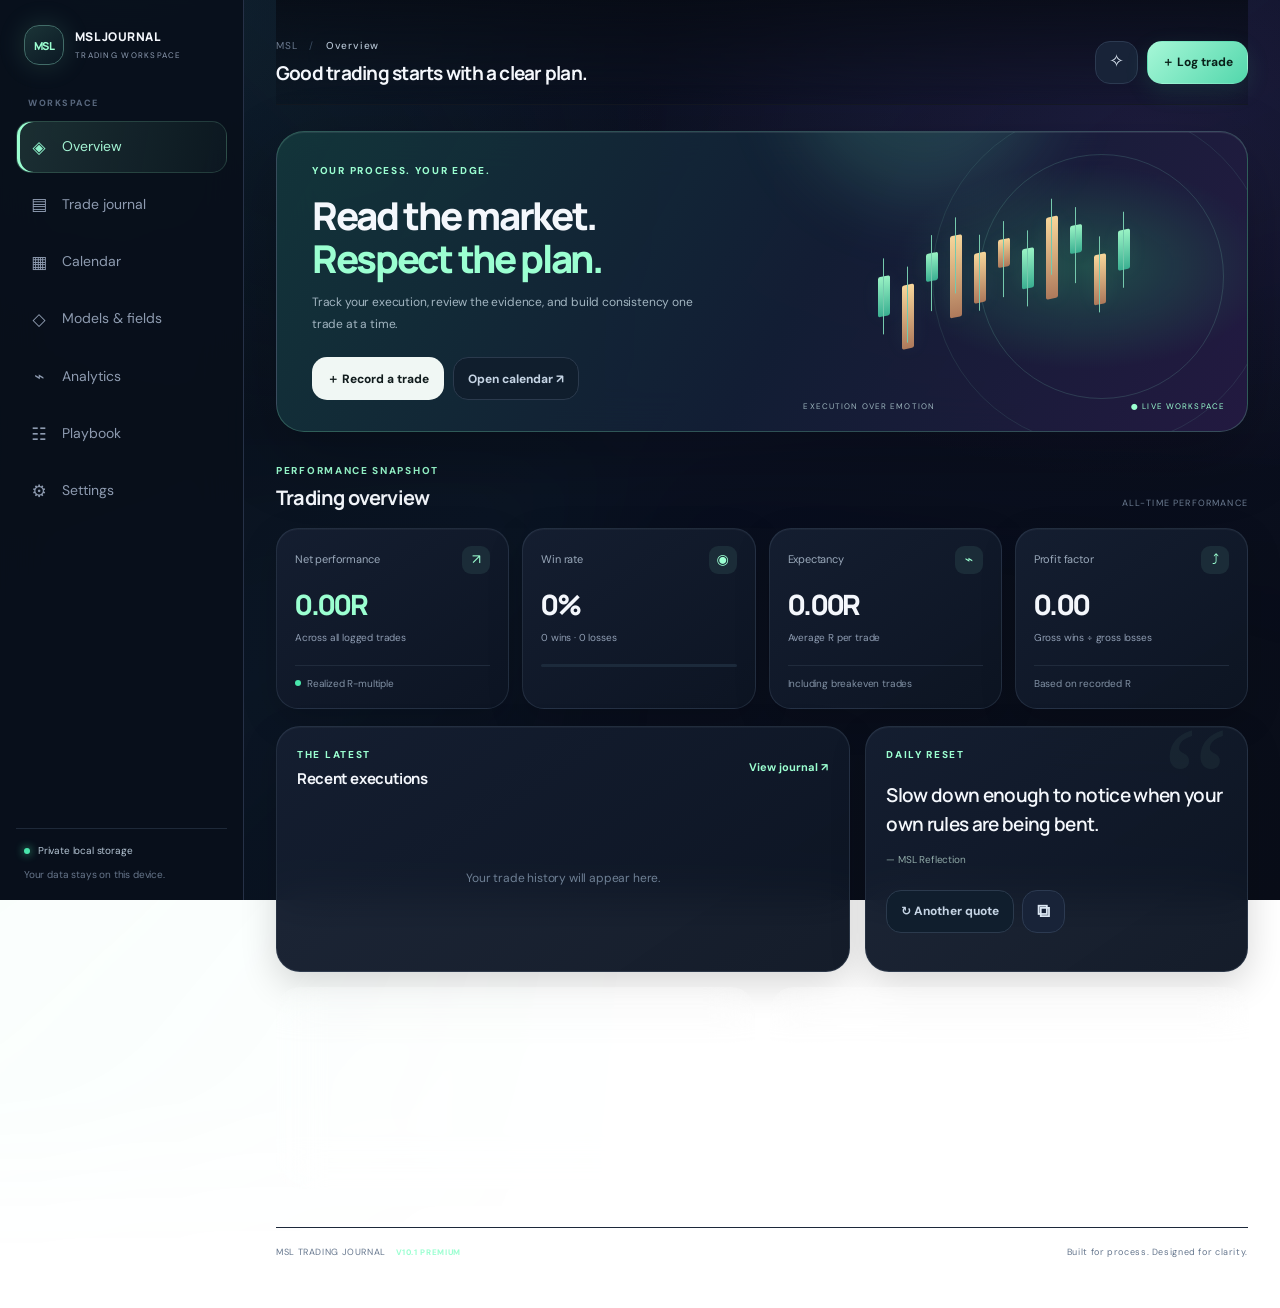
<file: MSL_Trading_Journal_V10_2_Nebula_Single_File.html>
<!doctype html><html lang="en"><head><meta charset="utf-8"><meta name="viewport" content="width=device-width,initial-scale=1,viewport-fit=cover"><meta name="theme-color" content="#080d18"><meta name="description" content="MSL Trading Journal V10.2 Nebula Edition — premium local-first trading workspace."><link rel="icon" href="data:image/svg+xml,%3Csvg xmlns=%22http://www.w3.org/2000/svg%22 viewBox=%220 0 100 100%22%3E%3Crect width=%22100%22 height=%22100%22 rx=%2224%22 fill=%22%230c1727%22/%3E%3Ctext x=%2250%22 y=%2262%22 font-size=%2238%22 text-anchor=%22middle%22 fill=%22%238df0c0%22 font-family=%22Arial%22 font-weight=%22700%22%3EMSL%3C/text%3E%3C/svg%3E"><style>
@import url('https://fonts.googleapis.com/css2?family=DM+Sans:wght@400;500;600;700&family=Manrope:wght@400;500;600;700;800&display=swap');
:root{--bg:#080d18;--panel:#0e1524;--panel2:#111c2d;--line:#202c40;--text:#eef3fb;--muted:#8795aa;--mint:#8df0c0;--mint2:#47dca0;--blue:#8ebeff;--red:#ff8294;--amber:#f5cc79;--r:18px}*{box-sizing:border-box}html{scroll-behavior:smooth}body{margin:0;background:radial-gradient(ellipse at 65% -20%,#1b3450 0,transparent 34%),var(--bg);color:var(--text);font:14px/1.55 'DM Sans',system-ui,sans-serif}button,input,select,textarea{font:inherit}button{cursor:pointer}button:focus-visible,input:focus-visible,select:focus-visible,textarea:focus-visible{outline:2px solid var(--mint);outline-offset:2px}.hidden{display:none!important}.muted,small,.helper-text{color:var(--muted)}.kicker{display:block;font-size:10px;letter-spacing:.17em;color:var(--mint);font-weight:800}.splash{position:fixed;inset:0;z-index:100;background:#080d18;display:flex;align-items:center;justify-content:center;flex-direction:column;transition:opacity .55s,visibility .55s}.splash.done{opacity:0;visibility:hidden}.splash-logo{font:800 36px Manrope,sans-serif;letter-spacing:-.09em;animation:rise .8s ease both}.splash-logo span{color:var(--mint);font-size:17px;vertical-align:top;margin-left:5px}.splash-line{width:140px;height:2px;background:#1d2c40;margin:22px 0;overflow:hidden}.splash-line:after{content:'';display:block;height:100%;width:45%;background:var(--mint);animation:loadline 1.2s ease-in-out infinite}.splash p{font-size:9px;letter-spacing:.22em;color:var(--muted)}@keyframes rise{from{opacity:0;transform:translateY(12px);letter-spacing:.08em}to{opacity:1;transform:none}}@keyframes loadline{from{transform:translateX(-110%)}to{transform:translateX(330%)}}.app-shell{min-height:100vh}.sidebar{position:fixed;inset:0 auto 0 0;width:244px;padding:25px 16px 18px;background:#090f1b;border-right:1px solid #1a2638;display:flex;flex-direction:column;z-index:20}.brand{display:flex;align-items:center;gap:11px;padding:0 8px 32px;color:inherit;text-decoration:none}.brand-icon{height:40px;width:40px;border:1px solid #426c68;border-radius:13px;display:grid;place-items:center;font:800 11px Manrope;letter-spacing:-.06em;color:var(--mint);background:linear-gradient(145deg,#1b3437,#0b1924);box-shadow:0 5px 25px #65dcb215}.brand b{font:800 12px Manrope;letter-spacing:.04em;display:block}.brand small{display:block;font-size:8px;letter-spacing:.16em;margin-top:4px}.side-label{font-size:9px;letter-spacing:.17em;color:#58677d;padding:0 12px 10px;font-weight:800}nav{display:grid;gap:5px}.nav-item{border:1px solid transparent;background:none;color:#8e9bb0;display:flex;align-items:center;gap:13px;text-align:left;padding:12px;border-radius:12px;transition:.2s}.nav-item i{font-style:normal;font-size:17px;width:20px;text-align:center}.nav-item:hover{background:#111d2d;color:#eaf5f3}.nav-item.active{background:linear-gradient(100deg,#172b31,#121f2e);border-color:#2a4549;color:var(--mint);box-shadow:inset 3px 0 var(--mint2)}.sidebar-bottom{margin-top:auto;padding:14px 8px 0;border-top:1px solid var(--line)}.local-badge{display:flex;align-items:center;gap:8px;font-size:10px;color:#b6c6d5}.local-badge span{width:6px;height:6px;background:var(--mint2);border-radius:50%;box-shadow:0 0 9px #47dca0}.sidebar-bottom p{font-size:10px;color:#68778c;margin:8px 0 0}.main{margin-left:244px;padding:0 32px 30px;max-width:1700px}.topbar{min-height:102px;display:flex;align-items:center;justify-content:space-between;gap:15px;border-bottom:1px solid #1b2739;margin-bottom:26px}.breadcrumb{font-size:10px;color:#6d7c91;letter-spacing:.08em;margin-bottom:6px}.breadcrumb span{padding:0 8px;color:#3b4c61}.breadcrumb b{color:#b4c2d1;font-weight:500}.topbar h1{font:700 19px Manrope;margin:0;letter-spacing:-.035em}.top-actions{display:flex;gap:9px;align-items:center}.button,.icon-button,.text-button{border:1px solid transparent;border-radius:11px;padding:10px 14px;font-weight:700;font-size:12px;transition:transform .15s,border-color .15s,background .15s}.button:hover,.icon-button:hover{transform:translateY(-1px)}.primary{background:var(--mint);color:#071610;box-shadow:0 5px 20px #8df0c014}.primary:hover{background:#a5f5d0}.secondary{background:#121e2e;border-color:#29374c;color:#d9e4f0}.secondary:hover,.subtle:hover{border-color:#536a80}.light{background:#f0f7f4;color:#101b1c}.subtle{background:#101e2d;color:#c5d4e4;border-color:#2b3a4d}.danger{background:#351923;border-color:#63303c;color:#ff9eab}.icon-button{width:39px;height:39px;padding:0;background:#111b2b;border-color:#263448;color:#dce7f3;font-size:18px}.full{width:100%}.page{display:none;animation:pageIn .3s ease}.page.active{display:block}@keyframes pageIn{from{opacity:.5;transform:translateY(4px)}to{opacity:1;transform:none}}.welcome-card{min-height:284px;border:1px solid #2b414b;border-radius:24px;overflow:hidden;background:linear-gradient(110deg,#132b31 0%,#12202e 53%,#111a29 100%);display:flex;position:relative;margin-bottom:31px}.welcome-copy{position:relative;z-index:2;padding:31px 35px;width:57%}.welcome-copy h2{font:800 clamp(26px,3vw,39px)/1.13 Manrope;letter-spacing:-.06em;margin:15px 0 12px}.welcome-copy h2 em{font-style:normal;color:var(--mint)}.welcome-copy p{max-width:400px;color:#a2b5c1;font-size:12px;line-height:1.8}.welcome-actions{display:flex;gap:9px;margin-top:22px}.welcome-art{position:absolute;inset:0 0 0 52%;overflow:hidden;background:radial-gradient(ellipse at 65% 45%,#214c4b 0,transparent 44%)}.orbit{position:absolute;border:1px solid #81ddc01b;border-radius:50%;width:340px;height:340px;right:-25px;top:-25px}.orbit-b{width:245px;height:245px;top:22px;right:23px;border-color:#81ddc02c}.candles{position:absolute;inset:20px 20px 38px 0;display:flex;align-items:center;justify-content:center;gap:12px;transform:skewY(-11deg)}.candles i{display:block;width:12px;height:40px;background:linear-gradient(#9af3c5,#3aaf91);position:relative;border-radius:2px;box-shadow:0 0 20px #8df0c011}.candles i:before{content:'';position:absolute;left:5px;top:-18px;width:1px;height:76px;background:#75c9ad}.candles i:nth-child(2n){height:64px;transform:translateY(25px);background:linear-gradient(#f8d69a,#ad795b)}.candles i:nth-child(3n){height:28px;transform:translateY(-20px)}.candles i:nth-child(4n){height:82px;transform:translateY(-6px)}.candles i:nth-child(5n){height:50px;background:linear-gradient(#f8d69a,#ad795b)}.art-caption{position:absolute;bottom:19px;left:22px;right:22px;font-size:8px;letter-spacing:.14em;color:#9cb5bd;display:flex;justify-content:space-between}.art-caption span{color:var(--mint)}.section-title,.page-intro{display:flex;align-items:end;justify-content:space-between;gap:15px;margin-bottom:17px}.section-title h2,.page-intro h2{font:700 20px Manrope;letter-spacing:-.04em;margin:5px 0 0}.period-label{font-size:9px;letter-spacing:.13em;color:#6e7e94}.stats-grid{display:grid;grid-template-columns:repeat(4,minmax(0,1fr));gap:13px;margin-bottom:17px}.stat-card,.card{border:1px solid #202d40;background:linear-gradient(150deg,#101929,#0d1523);border-radius:var(--r)}.stat-card{padding:17px 18px;min-width:0}.stat-top{display:flex;justify-content:space-between;align-items:center;color:#9aa9bb;font-size:11px}.stat-icon{width:28px;height:28px;display:grid;place-items:center;border-radius:9px;background:#1b2c38;color:var(--mint);font-size:14px}.stat-card>strong{display:block;font:800 28px Manrope;letter-spacing:-.05em;margin:11px 0 3px;overflow:hidden;text-overflow:ellipsis}.stat-card small{font-size:10px}.stat-foot{margin-top:17px;padding-top:10px;border-top:1px solid #202b3c;color:#8191a5;font-size:10px;display:flex;align-items:center;gap:6px}.dot,.legend-dot{display:inline-block;width:6px;height:6px;border-radius:50%}.green{background:var(--mint2)}.red{background:var(--red)}.blue{background:var(--blue)}.progress{height:3px;background:#1c2a3b;border-radius:10px;margin-top:16px}.progress i{display:block;height:100%;width:0;background:var(--mint2);border-radius:10px}.dashboard-grid{display:grid;grid-template-columns:1.2fr .8fr;gap:15px;margin-bottom:15px}.lower-grid{grid-template-columns:1fr 1fr}.card{padding:20px;min-width:0}.card-heading{display:flex;align-items:center;justify-content:space-between;gap:10px;margin-bottom:16px}.card-heading h3,.card h3{font:700 15px Manrope;margin:5px 0 0;letter-spacing:-.025em}.text-button{padding:6px 0;background:none;color:var(--mint);font-size:11px}.recent-list{display:grid;gap:7px}.trade-mini{display:grid;grid-template-columns:1.1fr .8fr .7fr .55fr;align-items:center;gap:7px;padding:11px;background:#0a1320;border:1px solid #1a2738;border-radius:11px;font-size:11px}.trade-mini b{font-size:12px}.trade-mini small{font-size:10px}.win-text{color:var(--mint)}.loss-text{color:var(--red)}.be-text{color:var(--amber)}.empty-state{color:#6f8095;text-align:center;padding:32px 12px;font-size:12px}.quote-card{position:relative;overflow:hidden;background:radial-gradient(ellipse at 90% 5%,#2a4c3c 0,transparent 48%),linear-gradient(145deg,#142a2b,#101a29)}.quote-glyph{position:absolute;right:18px;top:-22px;font:150px Georgia;color:#8df0c00e;line-height:1}.quote-card blockquote{position:relative;font:600 19px/1.55 Manrope;letter-spacing:-.035em;margin:18px 0 12px;max-width:420px}.quote-card>p{font-size:10px;color:#8fa9a7}.quote-controls{display:flex;align-items:center;gap:8px;margin-top:23px}.session-preview{display:grid;gap:8px}.session-line{display:flex;align-items:center;justify-content:space-between;padding:10px 12px;border:1px solid #202c3e;background:#0a1320;border-radius:11px}.session-line b{font-size:12px}.session-line small{display:block;font-size:10px}.session-time{font:700 14px Manrope;color:var(--mint)}.month-activity{display:flex;align-items:center;gap:20px;min-height:102px}.activity-number{font:800 36px Manrope;letter-spacing:-.06em}.activity-number small{display:block;font:10px 'DM Sans';letter-spacing:0;color:var(--muted)}.activity-days{display:grid;grid-template-columns:repeat(7,1fr);gap:5px;flex:1}.activity-days i{height:18px;border-radius:4px;background:#1a2738}.activity-days i.has{background:#387f70}.activity-days i.positive{background:#70d6a5}.activity-days i.negative{background:#9e5364}.page-intro{align-items:center;margin:2px 0 22px}.page-intro p{font-size:12px;color:var(--muted);margin:6px 0 0}.toolbar{display:flex;gap:9px;margin-bottom:14px}.search-box{display:flex;align-items:center;gap:9px;padding:0 13px;flex:1;min-width:160px;background:#0e1725;border:1px solid #263347;border-radius:11px;color:#8292a8}.search-box input{background:transparent;border:0;outline:none;color:var(--text);padding:11px 0;min-width:0;width:100%}select,input,textarea{background:#0a1320;border:1px solid #263449;border-radius:10px;padding:10px 11px;color:var(--text);min-width:0}select{font-size:11px}.table-shell{background:#0e1624;border:1px solid #202d40;border-radius:15px;overflow:auto}table{width:100%;border-collapse:collapse;min-width:760px}th,td{text-align:left;padding:14px 15px;border-bottom:1px solid #1d293b;font-size:11px;white-space:nowrap}th{color:#77889e;text-transform:uppercase;letter-spacing:.1em;font-size:9px;font-weight:800}td{color:#c4d0df}tbody tr:last-child td{border-bottom:0}tbody tr:hover{background:#111e2e}.pill{display:inline-flex;align-items:center;padding:4px 8px;border-radius:7px;background:#152739;color:#c1d7ed;font-size:10px}.pill.win{background:#143329;color:var(--mint)}.pill.loss{background:#351c27;color:var(--red)}.pill.be{background:#302a1b;color:var(--amber)}.row-actions{display:flex;gap:6px}.mini-action{border:1px solid #2b3a50;background:#101d2d;color:#cbd8e7;border-radius:7px;padding:5px 8px;font-size:10px}.mini-action.delete{color:#ff98a7}.empty-block{text-align:center;padding:50px 15px;color:var(--muted)}.empty-block>div{font-size:27px;color:#718ba0}.empty-block h3{color:var(--text);margin:7px}.calendar-layout{display:grid;grid-template-columns:minmax(0,1.45fr) minmax(250px,.65fr);gap:15px}.calendar-top{display:flex;align-items:center;justify-content:space-between;text-align:center;margin-bottom:20px}.calendar-top h3{margin:0 0 4px;font:700 18px Manrope}.calendar-grid{display:grid;grid-template-columns:repeat(7,minmax(0,1fr));gap:5px}.weekdays{margin-bottom:8px}.weekdays span{text-align:center;font-size:9px;color:#6f8197;letter-spacing:.12em;padding:7px 0}.day-cell{position:relative;min-height:72px;text-align:left;padding:8px;border:1px solid #202d40;border-radius:10px;background:#0a1320;color:#cbd7e5;display:flex;flex-direction:column;justify-content:space-between}.day-cell:hover{border-color:#5c9e8b}.day-cell.outside{opacity:.35}.day-cell.today{border-color:#4b8879}.day-cell.selected{background:#18352f;border-color:var(--mint2);box-shadow:inset 0 0 0 1px #47dca04d}.day-num{font-size:11px;font-weight:700}.day-dot{height:4px;border-radius:4px;background:transparent;margin-top:6px}.day-cell.has-trades .day-dot{background:var(--blue)}.day-cell.positive .day-dot{background:var(--mint2)}.day-cell.negative .day-dot{background:var(--red)}.day-count{font-size:9px;color:#7f91a8}.calendar-legend{display:flex;gap:16px;flex-wrap:wrap;margin-top:17px;padding-top:13px;border-top:1px solid #202b3b}.calendar-legend span{font-size:10px;color:var(--muted);display:flex;align-items:center;gap:6px}.selected-day-card h3{font:700 18px Manrope;margin:8px 0}.selected-day-card>.muted{font-size:11px}.day-trades{display:grid;gap:8px;margin:18px 0;max-height:350px;overflow:auto}.day-trade{border:1px solid #263449;background:#0a1320;border-radius:11px;padding:11px}.day-trade-head{display:flex;justify-content:space-between;gap:8px;font-weight:700;font-size:12px}.day-trade p{margin:5px 0 0;color:var(--muted);font-size:10px}.models-list,.custom-fields{display:grid;gap:9px}.model-item,.field-item{padding:13px;border:1px solid #253247;background:#0a1320;border-radius:12px}.model-item-head,.field-item-head{display:flex;justify-content:space-between;gap:8px;align-items:start}.model-item h4{margin:0;font-size:12px}.model-item p{font-size:10px;color:var(--muted);white-space:pre-wrap;margin:8px 0}.model-tag{font-size:9px;color:var(--mint);background:#17322c;padding:4px 7px;border-radius:6px}.field-item{display:flex;align-items:center;justify-content:space-between;gap:10px}.field-item b{display:block;font-size:11px}.field-item small{font-size:10px}.field-actions{display:flex;gap:5px}.builder-note{padding:11px 12px;background:#13272a;border:1px solid #23443f;color:#a4c9bc;border-radius:10px;font-size:10px;margin-top:14px}.two-col{display:grid;grid-template-columns:1fr 1fr;gap:15px;margin-bottom:15px}.analytics-grid .stat-card{padding:20px}.analytics-grid .stat-card>strong{font-size:25px}.metrics{display:grid;gap:14px}.metric-row{display:grid;grid-template-columns:100px 1fr 60px;align-items:center;gap:10px;font-size:11px}.metric-bar{height:6px;background:#1c293b;border-radius:8px;overflow:hidden}.metric-bar i{display:block;height:100%;background:var(--mint2);border-radius:8px}.metric-value{text-align:right;font-weight:700}.outcome-bars{display:flex;gap:9px;align-items:end;height:110px;padding:12px 0 0}.outcome-bar{flex:1;display:flex;flex-direction:column;justify-content:end;align-items:center;gap:7px;height:100%}.outcome-bar i{display:block;width:min(40px,70%);min-height:3px;background:var(--mint2);border-radius:6px 6px 2px 2px}.outcome-bar.loss i{background:var(--red)}.outcome-bar span{font-size:9px;color:var(--muted)}.playbook-card label,.settings-grid label{display:flex;flex-direction:column;gap:7px;font-size:11px;color:#c0ccda;font-weight:700}.playbook-card textarea{min-height:120px;resize:vertical}.playbook-card>.two-col{margin-top:16px}.settings-grid{display:grid;grid-template-columns:1fr 1fr;gap:15px;align-items:start}.settings-grid .card-heading{margin-bottom:10px}.setting-icon{height:33px;width:33px;display:grid;place-items:center;background:#19322f;color:var(--mint);border-radius:10px}.alarm-settings{display:grid;gap:9px;margin:17px 0}.alarm-row{display:grid;grid-template-columns:1fr auto auto;align-items:center;gap:9px;padding:11px;border:1px solid #243248;background:#0a1320;border-radius:11px}.alarm-name b{display:block;font-size:11px}.alarm-name small{font-size:9px}.alarm-row input[type=time]{width:105px;padding:8px;font-size:11px}.toggle{appearance:none;width:34px;height:19px;border-radius:20px;background:#344256;position:relative;cursor:pointer;border:0;padding:0}.toggle:after{content:'';position:absolute;width:13px;height:13px;top:3px;left:3px;border-radius:50%;background:#eaf1f9;transition:.2s}.toggle:checked{background:#398f74}.toggle:checked:after{left:18px}.settings-actions{display:flex;gap:8px;flex-wrap:wrap}.helper-text{font-size:10px;line-height:1.65;margin:10px 0}.toggle-row{display:flex!important;align-items:center;justify-content:space-between;gap:10px;margin:15px 0}.toggle-row b{display:block;color:#dce6f2;font-size:11px}.toggle-row small{display:block;font-size:10px;font-weight:400;margin-top:3px}.toggle-row input{accent-color:var(--mint2);width:17px;height:17px}.divider{height:1px;background:#253145;margin:21px 0}.privacy-banner{padding:15px;background:#132a28;border:1px solid #2b4b43;border-radius:12px;margin:17px 0}.privacy-banner b{font-size:12px;color:var(--mint)}.privacy-banner p{font-size:11px;color:#a1b5b5;line-height:1.7;margin:6px 0 0}.spaced{margin-bottom:9px}.import-button{position:relative;display:block;text-align:center;cursor:pointer}.import-button input{position:absolute;inset:0;opacity:0;width:100%;cursor:pointer}.footer{border-top:1px solid #1c283a;margin-top:38px;padding:18px 0;display:flex;justify-content:space-between;gap:12px;color:#65768d;font-size:9px;letter-spacing:.07em}.footer b{color:var(--mint);font-size:8px;margin-left:7px}.modal{position:fixed;inset:0;z-index:50;background:#030711d9;backdrop-filter:blur(10px);display:grid;place-items:center;padding:16px}.modal-panel{width:min(610px,100%);max-height:94vh;overflow:auto;background:#101a2a;border:1px solid #314057;border-radius:20px;padding:23px;box-shadow:0 30px 100px #0009}.modal-wide{width:min(850px,100%)}.modal-head{display:flex;justify-content:space-between;align-items:start;margin-bottom:20px}.modal-head h2{font:700 20px Manrope;margin:4px 0}.form-grid{display:grid;grid-template-columns:1fr 1fr;gap:13px}.form-grid label{display:flex;flex-direction:column;gap:6px;color:#bdc9d8;font-size:11px;font-weight:700;min-width:0}.form-grid input,.form-grid select,.form-grid textarea{width:100%;font-weight:400}.form-grid textarea{min-height:90px}.span2{grid-column:span 2}.form-actions{display:flex;justify-content:flex-end;gap:8px;padding-top:5px}.custom-trade-fields{display:grid;grid-template-columns:1fr 1fr;gap:12px}.custom-field-control{display:flex;flex-direction:column;gap:6px}.custom-field-control label{font-size:11px}.custom-field-control input,.custom-field-control select{width:100%}.image-preview img{max-width:100%;max-height:210px;object-fit:contain;border-radius:10px;border:1px solid #2b3a50}.image-preview{display:flex;gap:10px;align-items:start;flex-wrap:wrap}.image-preview button{align-self:start}.toast{position:fixed;right:18px;bottom:20px;z-index:90;max-width:min(370px,calc(100% - 36px));padding:12px 16px;border-radius:12px;background:#182a36;border:1px solid #42635e;color:#eaf8f1;box-shadow:0 15px 40px #0006;opacity:0;transform:translateY(12px);transition:.2s;pointer-events:none;font-size:12px}.toast.show{opacity:1;transform:none}.danger{background:#371c26;color:#ff9eaa;border:1px solid #673340}.danger.full{width:100%}
@media(max-width:1100px){.main{padding:0 22px 28px}.sidebar{width:220px}.main{margin-left:220px}.stats-grid{grid-template-columns:repeat(2,minmax(0,1fr))}.dashboard-grid{grid-template-columns:1fr 1fr}.welcome-copy{width:66%}.welcome-art{left:57%}.calendar-layout{grid-template-columns:1fr}.selected-day-card{min-height:220px}}
@media(max-width:760px){.sidebar{inset:auto 0 0;height:72px;width:100%;padding:6px 5px;background:#080f1bee;backdrop-filter:blur(18px);border-right:0;border-top:1px solid #253247}.brand,.side-label,.sidebar-bottom{display:none}.sidebar nav{height:100%;display:grid;grid-template-columns:repeat(7,minmax(0,1fr));gap:2px}.nav-item{padding:5px 1px;display:flex;flex-direction:column;justify-content:center;align-items:center;gap:3px;border-radius:9px;font-size:10px}.nav-item i{font-size:17px}.nav-item.active{box-shadow:inset 0 -2px var(--mint2)}.main{margin:0;width:100%;padding:0 14px 95px}.topbar{min-height:82px;margin-bottom:20px}.topbar h1{font-size:16px;max-width:260px}.top-actions .icon-button{display:none}.top-actions .button{padding:10px}.top-actions .button span{display:none}.welcome-card{min-height:310px}.welcome-copy{width:100%;padding:24px 22px;align-self:flex-start}.welcome-copy h2{font-size:31px}.welcome-copy p{max-width:280px}.welcome-art{inset:40% 0 0 30%;opacity:.5}.welcome-actions{position:relative;z-index:3;flex-wrap:wrap}.section-title{align-items:start}.stats-grid{gap:9px}.stat-card{padding:14px}.stat-card>strong{font-size:24px}.dashboard-grid,.lower-grid,.two-col,.settings-grid{grid-template-columns:1fr}.card{padding:16px}.page-intro{align-items:start}.page-intro h2{font-size:19px}.page-intro p{max-width:300px}.toolbar{flex-wrap:wrap}.search-box{flex-basis:100%}.toolbar select{flex:1}.calendar-card{padding:12px}.calendar-grid{gap:3px}.day-cell{min-height:53px;padding:5px;border-radius:7px}.day-num{font-size:10px}.day-count{font-size:8px}.calendar-legend{gap:9px}.footer{flex-direction:column;gap:5px}.form-grid{grid-template-columns:1fr}.span2{grid-column:span 1}.custom-trade-fields{grid-template-columns:1fr}.modal{padding:7px}.modal-panel{padding:17px;max-height:96vh}.alarm-row{grid-template-columns:1fr auto auto}.alarm-row input[type=time]{width:95px}.settings-actions .button{flex:1}.metric-row{grid-template-columns:85px 1fr 54px}.trade-mini{grid-template-columns:1fr .8fr .55fr}.trade-mini small{display:none}}
@media(max-width:390px){.main{padding-left:9px;padding-right:9px}.welcome-copy h2{font-size:28px}.stat-card>strong{font-size:21px}.nav-item{font-size:9px}.nav-item i{font-size:15px}.day-cell{min-height:46px}.day-count{display:none}.page-intro .button{padding:9px;font-size:10px}.calendar-legend{font-size:9px}}


/* V10.1 Premium visual layer: Samsung One UI-inspired clarity + iOS-like depth. */
:root{--bg:#0a0e19;--panel:#111827;--panel2:#151e30;--mint:#9cf5d2;--mint2:#52d9ad;--line:#263249;--text:#f4f7fc;--muted:#8f9db3;--red:#ff7189;--radius:22px}
body{background:radial-gradient(ellipse at 70% -20%,#1c2c48 0%,transparent 44%),linear-gradient(160deg,#0a0e19,#0b1220 55%,#080d16);letter-spacing:-.012em}
.sidebar{background:rgba(9,15,27,.88);backdrop-filter:blur(28px);border-color:#263147}.brand-icon{border-radius:15px;box-shadow:0 8px 28px #52d9ad20}.main{max-width:1600px}.topbar{padding-top:calc(20px + env(safe-area-inset-top));min-height:105px}.topbar h1{letter-spacing:-.04em}.card,.stat-card,.welcome-card,.calendar-card,.selected-day-card{border-radius:24px;border-color:#27344a;background:linear-gradient(145deg,rgba(21,31,49,.96),rgba(13,21,35,.97));box-shadow:0 12px 38px #00000012}.stat-card{border-radius:22px;transition:transform .18s,border-color .18s}.stat-card:active,.button:active,.nav-item:active{transform:scale(.985)}.stat-card>strong{letter-spacing:-.055em}.button{border-radius:15px;min-height:43px;font-weight:750;transition:transform .15s,filter .15s,box-shadow .15s}.button.primary{background:linear-gradient(135deg,#a6f7d7,#53d7ac);color:#092019;box-shadow:0 7px 24px #53d7ac20}.button.secondary,.icon-button{background:#182338;border-color:#2c3a51;border-radius:15px}.icon-button{width:43px;height:43px}.nav-item{border-radius:15px;transition:background .2s,color .2s}.nav-item.active{background:linear-gradient(100deg,#17362f,#142a2a);color:#a4f4d4}.nav-item.active i{color:#8df0c9}.welcome-card{overflow:hidden;border-radius:28px;background:radial-gradient(ellipse at 95% 0%,#2e625a55,transparent 43%),linear-gradient(120deg,#17273b,#101a2a 60%,#132d2d);border-color:#304456}.welcome-copy h2{letter-spacing:-.06em}.page-intro h2{letter-spacing:-.045em}.kicker{letter-spacing:.16em}.alarm-row{border-radius:16px;background:rgba(7,14,25,.55);padding:14px}.alarm-row input[type=time],input,select,textarea{border-radius:13px}input,select,textarea{border-color:#2b3850;background:#0d1625}input:focus,select:focus,textarea:focus{border-color:#6eddb9;box-shadow:0 0 0 3px #6eddb91c;outline:none}.modal-panel{border-radius:28px;background:rgba(15,24,40,.97);backdrop-filter:blur(26px);border-color:#33425a}.toast{border-radius:17px;backdrop-filter:blur(22px)}.footer{padding-bottom:calc(18px + env(safe-area-inset-bottom))}
@media(max-width:760px){.sidebar{height:calc(76px + env(safe-area-inset-bottom));padding:6px 5px calc(6px + env(safe-area-inset-bottom));background:rgba(10,16,29,.91);backdrop-filter:blur(30px);border-top:1px solid #2a3650}.nav-item{border-radius:13px}.nav-item.active{box-shadow:none;background:rgba(80,210,169,.12)}.main{padding-left:15px;padding-right:15px;padding-bottom:calc(110px + env(safe-area-inset-bottom))}.topbar{min-height:94px}.welcome-card{border-radius:27px}.card{padding:18px}.page-intro{gap:12px}.settings-grid .card{border-radius:24px}.modal{padding:8px}.modal-panel{border-radius:25px}}
@media(prefers-reduced-motion:reduce){*,*::before,*::after{scroll-behavior:auto!important;transition:none!important;animation:none!important}}


/* MSL NEBULA / ONE UI x iOS-inspired visual upgrade */

:root{--bg:#070b14;--panel:rgba(16,24,41,.82);--panel2:rgba(22,33,54,.78);--line:rgba(153,190,224,.15);--mint:#9bffd1;--mint2:#49e6ac;--blue:#91c7ff;--r:24px}
body{background:radial-gradient(ellipse at 10% 0%,rgba(42,106,130,.24),transparent 34%),radial-gradient(ellipse at 90% 15%,rgba(94,67,163,.18),transparent 32%),linear-gradient(145deg,#070b14 0%,#0a1020 48%,#090d18 100%);background-attachment:fixed}
body:before{content:"";position:fixed;inset:-30%;pointer-events:none;z-index:-1;background:conic-gradient(from 180deg at 50% 50%,transparent 0deg,rgba(59,222,176,.035) 65deg,transparent 125deg,rgba(130,116,255,.045) 210deg,transparent 290deg);filter:blur(55px);animation:nebulaDrift 32s linear infinite}
@keyframes nebulaDrift{to{transform:rotate(360deg)}}
.card,.stat-card,.welcome-card,.sidebar,.topbar,.modal-panel{backdrop-filter:blur(22px);-webkit-backdrop-filter:blur(22px)}
.card,.stat-card{border-color:rgba(161,194,225,.13);box-shadow:0 12px 36px rgba(0,0,0,.16),inset 0 1px 0 rgba(255,255,255,.035);transition:transform .24s ease,border-color .24s ease,box-shadow .24s ease}
.card:hover,.stat-card:hover{border-color:rgba(141,240,192,.3);box-shadow:0 18px 44px rgba(0,0,0,.23),0 0 0 1px rgba(141,240,192,.035);transform:translateY(-2px)}
.welcome-card{position:relative;overflow:hidden;border:1px solid rgba(141,240,192,.23);background:linear-gradient(120deg,rgba(19,54,59,.96),rgba(19,30,53,.94) 54%,rgba(37,27,68,.9));box-shadow:0 25px 70px rgba(0,0,0,.22),inset 0 1px rgba(255,255,255,.08)}
.welcome-card:after{content:"";position:absolute;width:260px;height:260px;border-radius:50%;right:20%;top:-190px;background:rgba(115,255,206,.14);filter:blur(35px);pointer-events:none}
.brand-icon,.ai-avatar{box-shadow:0 0 28px rgba(141,240,192,.15)}
.button{transition:transform .18s ease,filter .18s ease,box-shadow .18s ease}.button:hover{transform:translateY(-1px);filter:brightness(1.08)}.button.primary{box-shadow:0 8px 24px rgba(73,220,160,.12)}
.nav-item{border:1px solid transparent;transition:all .2s ease}.nav-item:hover{background:rgba(255,255,255,.045);border-color:rgba(255,255,255,.055)}.nav-item.active{background:linear-gradient(100deg,rgba(141,240,192,.14),rgba(141,240,192,.035));border-color:rgba(141,240,192,.16);box-shadow:inset 3px 0 var(--mint)}
.stat-card strong{letter-spacing:-.045em;font-variant-numeric:tabular-nums}.kicker{letter-spacing:.17em}
input,select,textarea{transition:border-color .2s ease,box-shadow .2s ease}input:focus,select:focus,textarea:focus{border-color:rgba(141,240,192,.65)!important;box-shadow:0 0 0 3px rgba(141,240,192,.08)!important;outline:none}
.modal{backdrop-filter:blur(14px);-webkit-backdrop-filter:blur(14px)}.modal-panel{border:1px solid rgba(155,205,230,.2);box-shadow:0 30px 100px rgba(0,0,0,.55)}
.toast{box-shadow:0 14px 40px rgba(0,0,0,.3);backdrop-filter:blur(18px)}
/* Ambient status ribbon */
.topbar{background:linear-gradient(180deg,rgba(7,11,20,.78),rgba(7,11,20,.18));border-bottom-color:rgba(255,255,255,.045)}
::selection{background:rgba(141,240,192,.28);color:#fff}
@media(max-width:720px){.card:hover,.stat-card:hover{transform:none}.welcome-card{border-radius:25px}.topbar{backdrop-filter:blur(24px)}.button{min-height:42px}}
@media(prefers-reduced-motion:reduce){*,*:before,*:after{animation-duration:.01ms!important;animation-iteration-count:1!important;scroll-behavior:auto!important;transition-duration:.01ms!important}}
</style><title>MSL Trading Journal V10.2 · Nebula Edition</title></head><body>
<div id="splash" class="splash"><div class="splash-logo">MSL<span>✦</span></div><div class="splash-line"></div><p>TRADING JOURNAL · V10</p></div><div id="toast" class="toast"></div>
<div class="app-shell"><aside class="sidebar"><a class="brand" href="#dashboard"><span class="brand-icon">MSL</span><span><b>MSL JOURNAL</b><small>TRADING WORKSPACE</small></span></a><div class="side-label">WORKSPACE</div><nav id="nav"><button class="nav-item active" data-page="dashboard"><i>◈</i>Overview</button><button class="nav-item" data-page="journal"><i>▤</i>Trade journal</button><button class="nav-item" data-page="calendar"><i>▦</i>Calendar</button><button class="nav-item" data-page="models"><i>◇</i>Models & fields</button><button class="nav-item" data-page="analytics"><i>⌁</i>Analytics</button><button class="nav-item" data-page="playbook"><i>☷</i>Playbook</button><button class="nav-item" data-page="settings"><i>⚙</i>Settings</button></nav><div class="sidebar-bottom"><div class="local-badge"><span></span> Private local storage</div><p>Your data stays on this device.</p></div></aside>
<main class="main"><header class="topbar"><div><div class="breadcrumb">MSL <span>/</span> <b id="crumb">Overview</b></div><h1 id="pageTitle">Good trading starts with a clear plan.</h1></div><div class="top-actions"><button class="icon-button" id="quoteButton" title="New quote">✧</button><button class="button primary" id="quickAdd">＋ <span>Log trade</span></button></div></header>
<section id="page-dashboard" class="page active"><div class="welcome-card"><div class="welcome-copy"><span class="kicker">YOUR PROCESS. YOUR EDGE.</span><h2>Read the market.<br><em>Respect the plan.</em></h2><p>Track your execution, review the evidence, and build consistency one trade at a time.</p><div class="welcome-actions"><button class="button light" id="heroAdd">＋ Record a trade</button><button class="button subtle" data-goto="calendar">Open calendar ↗</button></div></div><div class="welcome-art"><div class="orbit orbit-a"></div><div class="orbit orbit-b"></div><div class="candles"><i></i><i></i><i></i><i></i><i></i><i></i><i></i><i></i><i></i><i></i><i></i></div><div class="art-caption">EXECUTION OVER EMOTION <span>● LIVE WORKSPACE</span></div></div></div>
<div class="section-title"><div><span class="kicker">PERFORMANCE SNAPSHOT</span><h2>Trading overview</h2></div><span class="period-label" id="periodLabel">ALL-TIME PERFORMANCE</span></div><div class="stats-grid"><article class="stat-card"><div class="stat-top"><span>Net performance</span><span class="stat-icon">↗</span></div><strong id="netR">0.00R</strong><small id="netSub">Across all logged trades</small><div class="stat-foot"><span class="dot green"></span> Realized R-multiple</div></article><article class="stat-card"><div class="stat-top"><span>Win rate</span><span class="stat-icon">◉</span></div><strong id="winRate">0%</strong><small id="winSub">0 wins · 0 losses</small><div class="progress"><i id="winProgress"></i></div></article><article class="stat-card"><div class="stat-top"><span>Expectancy</span><span class="stat-icon">⌁</span></div><strong id="expectancy">0.00R</strong><small>Average R per trade</small><div class="stat-foot">Including breakeven trades</div></article><article class="stat-card"><div class="stat-top"><span>Profit factor</span><span class="stat-icon">⤴</span></div><strong id="profitFactor">0.00</strong><small>Gross wins ÷ gross losses</small><div class="stat-foot">Based on recorded R</div></article></div>
<div class="dashboard-grid"><article class="card recent-card"><div class="card-heading"><div><span class="kicker">THE LATEST</span><h3>Recent executions</h3></div><button class="text-button" data-goto="journal">View journal ↗</button></div><div id="recentTrades" class="recent-list empty-state">Your trade history will appear here.</div></article><article class="card quote-card"><div class="quote-glyph">“</div><span class="kicker">DAILY RESET</span><blockquote id="quoteText">Discipline is choosing what matters most over what feels good now.</blockquote><p id="quoteSource">— MSL Journal</p><div class="quote-controls"><button class="button subtle" id="nextQuote">↻ Another quote</button><button class="icon-button" id="copyQuote" title="Copy quote">⧉</button></div></article></div>
<div class="dashboard-grid lower-grid"><article class="card"><div class="card-heading"><div><span class="kicker">NEXT UP</span><h3>Session reminders</h3></div><button class="text-button" data-goto="settings">Configure ↗</button></div><div id="sessionPreview" class="session-preview"></div></article><article class="card"><div class="card-heading"><div><span class="kicker">THIS MONTH</span><h3>Activity</h3></div><button class="text-button" data-goto="calendar">Calendar ↗</button></div><div id="monthActivity" class="month-activity"></div></article></div></section>
<section id="page-journal" class="page"><div class="page-intro"><div><span class="kicker">TRADE DATABASE</span><h2>Trade journal</h2><p>Every execution is evidence. Capture the setup, process, and outcome.</p></div><button class="button primary" id="newTrade">＋ New trade</button></div><div class="toolbar"><div class="search-box">⌕ <input id="searchTrades" placeholder="Search symbol, setup, notes…"></div><select id="filterResult"><option value="">All outcomes</option><option>Win</option><option>Loss</option><option>BE</option></select><select id="filterSetup"><option value="">All setups</option><option>Reversal</option><option>Continuation</option></select><button class="button secondary" id="exportBtn">⇩ Export</button></div><div class="table-shell"><table><thead><tr><th>Date</th><th>Symbol</th><th>Side</th><th>Setup</th><th>Session</th><th>Outcome</th><th>R multiple</th><th></th></tr></thead><tbody id="tradeRows"></tbody></table><div id="journalEmpty" class="empty-block hidden"><div>▤</div><h3>No trades found</h3><p>Log your first trade or adjust your filters.</p></div></div></section>
<section id="page-calendar" class="page"><div class="page-intro"><div><span class="kicker">CONSISTENCY TRACKER</span><h2>Trading calendar</h2><p>Tap any date to review its trades or add a new entry.</p></div><button class="button primary" id="calendarAdd">＋ Add trade</button></div><div class="calendar-layout"><article class="card calendar-card"><div class="calendar-top"><button class="icon-button" id="prevMonth">‹</button><div><h3 id="calendarMonth">Month Year</h3><button class="text-button" id="todayBtn">Jump to today</button></div><button class="icon-button" id="nextMonth">›</button></div><div class="calendar-grid weekdays"><span>MON</span><span>TUE</span><span>WED</span><span>THU</span><span>FRI</span><span>SAT</span><span>SUN</span></div><div id="calendarDays" class="calendar-grid days"></div><div class="calendar-legend"><span><i class="legend-dot green"></i> Profitable day</span><span><i class="legend-dot red"></i> Losing day</span><span><i class="legend-dot blue"></i> Trade logged</span></div></article><article class="card selected-day-card"><span class="kicker">DAY REVIEW</span><h3 id="selectedDateTitle">Select a date</h3><p class="muted" id="selectedDateSummary">Choose a day on the calendar to see activity.</p><div id="dayTrades" class="day-trades"></div><button class="button secondary full" id="addSelectedDate">＋ Log trade for this day</button></article></div></section>
<section id="page-models" class="page"><div class="page-intro"><div><span class="kicker">YOUR RULES, YOUR WAY</span><h2>Models & custom fields</h2><p>Build trading models and define exactly what you want to record in every journal entry.</p></div><button class="button primary" id="newModel">＋ New model</button></div><div class="two-col"><article class="card"><div class="card-heading"><div><span class="kicker">EXECUTION FRAMEWORKS</span><h3>My models</h3></div></div><div id="modelsList" class="models-list"></div></article><article class="card"><div class="card-heading"><div><span class="kicker">JOURNAL BUILDER</span><h3>Custom properties</h3></div><button class="button secondary" id="addField">＋ Add field</button></div><p class="muted">Create properties such as liquidity sweep, entry model, displacement, MSS, or any metric you track. Choose text, number, or both.</p><div id="customFields" class="custom-fields"></div><div class="builder-note">Changes appear in the trade form. Existing custom values are kept with their trade.</div></article></div></section>
<section id="page-analytics" class="page"><div class="page-intro"><div><span class="kicker">MEASURE THE EDGE</span><h2>Performance analytics</h2><p>Review results by setup and liquidity condition. Journal data is only as reliable as the inputs.</p></div></div><div class="stats-grid analytics-grid"><article class="stat-card"><span>Trades logged</span><strong id="aTrades">0</strong><small>Total sample size</small></article><article class="stat-card"><span>Average winner</span><strong id="aAvgWin">0.00R</strong><small>Winning trades only</small></article><article class="stat-card"><span>Average loser</span><strong id="aAvgLoss">0.00R</strong><small>Losses only</small></article><article class="stat-card"><span>Best session</span><strong id="aBestSession">—</strong><small>By net R</small></article></div><div class="two-col"><article class="card"><div class="card-heading"><h3>Net R by setup</h3></div><div id="setupPerformance" class="metrics"></div></article><article class="card"><div class="card-heading"><h3>Net R by session</h3></div><div id="sessionPerformance" class="metrics"></div></article></div><article class="card"><div class="card-heading"><h3>Recent trade outcomes</h3></div><div id="outcomeBars" class="outcome-bars"></div></article></section>
<section id="page-playbook" class="page"><div class="page-intro"><div><span class="kicker">THE RULES YOU FOLLOW</span><h2>Trading playbook</h2><p>Keep your decision framework visible before the next setup appears.</p></div><button class="button primary" id="savePlaybook">Save playbook</button></div><article class="card playbook-card"><label>Core model<textarea id="pbCore" placeholder="Liquidity sweep → displacement → MSS → retracement → execution → next meaningful liquidity."></textarea></label><div class="two-col"><label>Reversal rules<textarea id="pbRev" placeholder="Conditions that must be true before a reversal entry."></textarea></label><label>Continuation rules<textarea id="pbCont" placeholder="Trend context, pullback zone, required sweep and confirmation."></textarea></label></div><div class="two-col"><label>Entry filters<textarea id="pbEntry" placeholder="Premium/discount, OB/FVG, session, confluence…"></textarea></label><label>Invalidation & targets<textarea id="pbRisk" placeholder="Invalidation level, risk, liquidity target and exit rules."></textarea></label></div></article></section>
<section id="page-settings" class="page"><div class="page-intro"><div><span class="kicker">PERSONAL WORKSPACE</span><h2>Settings & reminders</h2><p>Customize session times, notifications, appearance, and your local data.</p></div></div><div class="settings-grid"><article class="card"><div class="card-heading"><div><span class="kicker">SESSION ALARMS</span><h3>Market session reminders</h3></div><span class="setting-icon">◷</span></div><p class="muted">Set the time you personally use for each session. Times use your device's local timezone.</p><div id="alarmSettings" class="alarm-settings"></div><div class="settings-actions"><button class="button primary" id="saveAlarms">Save session times</button><button class="button secondary" id="enableNotifications">Enable notifications</button></div><p class="helper-text" id="notificationStatus">Notifications are not enabled.</p><div class="divider"></div><label>Quote reminder frequency<select id="quoteFrequency"><option value="30">Every 30 minutes while open</option><option value="60">Every hour while open</option><option value="120">Every 2 hours while open</option><option value="240">Every 4 hours while open</option><option value="0">Only at session alarms</option></select></label><label class="toggle-row"><span><b>Motivational quote notifications</b><small>Bible verses and life / discipline quotes</small></span><input type="checkbox" id="quoteNotifications"></label><p class="helper-text">The app includes a pool of 100+ quotes. To avoid flooding your phone, notifications are controlled by your frequency setting, not sent 100 times per day.</p></article><article class="card"><div class="card-heading"><div><span class="kicker">DATA CONTROL</span><h3>Backup & privacy</h3></div><span class="setting-icon">⬡</span></div><div class="privacy-banner"><b>Local-first by design</b><p>Your journal is saved in this browser on this device. There is no Supabase connection, account, or login in V10.</p></div><button class="button secondary full spaced" id="backupBtn">⇩ Download full backup</button><label class="button secondary full import-button">⇧ Restore from backup<input type="file" id="restoreFile" accept="application/json"></label><button class="button secondary full spaced" id="requestPersistent">Protect local storage</button><div class="divider"></div><label>Display name<input id="displayName" placeholder="Trader"></label><label>Default market<input id="defaultMarket" placeholder="Forex / Crypto / Metals"></label><button class="button primary" id="saveProfile">Save preferences</button><div class="divider"></div><button class="button danger full" id="clearData">Clear all journal data</button><p class="helper-text">Clearing data is permanent. Download a backup first if you need to keep your history.</p></article></div></section>
<footer class="footer"><span>MSL TRADING JOURNAL <b>V10.1 PREMIUM</b></span><span>Built for process. Designed for clarity.</span></footer></main></div>
<div id="tradeModal" class="modal hidden"><div class="modal-panel modal-wide"><div class="modal-head"><div><span class="kicker">EXECUTION RECORD</span><h2 id="tradeModalTitle">Log a trade</h2></div><button class="icon-button close-modal">×</button></div><form id="tradeForm"><input type="hidden" id="tradeId"><div class="form-grid"><label>Date & time<input type="datetime-local" id="tDate" required></label><label>Symbol / pair<input id="tPair" placeholder="EURUSD, XAUUSD, ETHUSDT" required></label><label>Direction<select id="tDirection"><option>Long</option><option>Short</option></select></label><label>Setup type<select id="tSetup"><option>Reversal</option><option>Continuation</option><option>Breakout</option><option>Other</option></select></label><label>Session<select id="tSession"><option>London</option><option>New York</option><option>Asia</option><option>Overlap</option><option>Other</option></select></label><label>Outcome<select id="tResult"><option>Win</option><option>Loss</option><option>BE</option></select></label><label>R multiple<input type="number" id="tR" step="0.01" value="0" required></label><label>Risk (R)<input type="number" id="tRisk" step="0.1" min="0" value="1"></label><label class="span2">Model used<input id="tModel" placeholder="e.g. London liquidity reversal"></label><div id="customTradeFields" class="custom-trade-fields span2"></div><label class="span2">Trade screenshot / chart image<input type="file" id="tImageFile" accept="image/*" capture="environment"><small>Choose an image from your phone. Large images are resized before saving.</small></label><div id="imagePreview" class="image-preview span2"></div><label class="span2">Execution notes<textarea id="tNotes" placeholder="Why this setup? What confirmed it? What did you learn?"></textarea></label><div class="form-actions span2"><button type="button" class="button secondary close-modal">Cancel</button><button class="button primary">Save trade</button></div></div></form></div></div>
<div id="modelModal" class="modal hidden"><div class="modal-panel"><div class="modal-head"><div><span class="kicker">MODEL BUILDER</span><h2 id="modelModalTitle">New model</h2></div><button class="icon-button close-model">×</button></div><form id="modelForm" class="form-grid"><input type="hidden" id="modelId"><label>Name<input id="modelName" required placeholder="London liquidity reversal"></label><label>Type<select id="modelType"><option>Reversal</option><option>Continuation</option><option>Both</option></select></label><label class="span2">Entry conditions<textarea id="modelEntry" placeholder="Sweep, displacement, MSS, retracement…"></textarea></label><label class="span2">Risk & targets<textarea id="modelRisk" placeholder="Invalidation and next meaningful liquidity."></textarea></label><div class="form-actions span2"><button type="button" class="button secondary close-model">Cancel</button><button class="button primary">Save model</button></div></form></div></div>
<div id="fieldModal" class="modal hidden"><div class="modal-panel"><div class="modal-head"><div><span class="kicker">PROPERTY DESIGNER</span><h2 id="fieldModalTitle">Create property</h2></div><button class="icon-button close-field">×</button></div><form id="fieldForm" class="form-grid"><input type="hidden" id="fieldId"><label class="span2">Property name<input id="fieldName" required placeholder="Liquidity sweep"></label><label>Input type<select id="fieldType"><option value="text">Text</option><option value="number">Number</option><option value="both">Text + number</option></select></label><label>Required<select id="fieldRequired"><option value="no">Optional</option><option value="yes">Required</option></select></label><label class="span2">Hint / example<input id="fieldHint" placeholder="e.g. PDL, PDH, BSL, SSL"></label><label class="span2">Options (optional, comma-separated)<input id="fieldOptions" placeholder="PDH, PDL, BSL, SSL"></label><div class="form-actions span2"><button type="button" class="button secondary close-field">Cancel</button><button class="button primary">Save property</button></div></form></div></div>
<script>
/* MSL Trading Journal V10 — local-first. No authentication or remote database. */
const $=s=>document.querySelector(s), $$=s=>[...document.querySelectorAll(s)];
const KEY='msl_v10_state', OLD_KEY='msl_v91_state';
const defaults={trades:[],models:[],fields:[{id:'liq',name:'Liquidity sweep',type:'text',required:false,hint:'PDH, PDL, BSL, SSL',options:['PDH','PDL','BSL','SSL','Swing high','Swing low','Trend liquidity']},{id:'entry',name:'Entry model',type:'text',required:false,hint:'OB, FVG, breaker…',options:['Order Block','FVG','Breaker','Mitigation block','Other']},{id:'confirm',name:'Confirmation',type:'text',required:false,hint:'Displacement + MSS',options:['Displacement + MSS','MSS','CHOCH','Other']}],profile:{},playbook:{},alarms:[{name:'Asia session',time:'00:00',enabled:false},{name:'London session',time:'08:00',enabled:true},{name:'New York session',time:'13:00',enabled:false}],settings:{quoteFrequency:60,quoteNotifications:false}};
function clone(x){return JSON.parse(JSON.stringify(x))}function load(){try{let x=JSON.parse(localStorage.getItem(KEY));if(!x){const old=JSON.parse(localStorage.getItem(OLD_KEY));if(old){x={...clone(defaults),trades:(old.trades||[]).map(t=>({...t,notes:[t.seen,t.review,t.mistake].filter(Boolean).join('\n'),imageData:t.imageData||''})),models:old.models||[],profile:old.profile||{},playbook:old.playbook||{}};localStorage.setItem(KEY,JSON.stringify(x))}}return {...clone(defaults),...(x||{}),settings:{...defaults.settings,...(x?.settings||{})},profile:x?.profile||{},playbook:x?.playbook||{},trades:x?.trades||[],models:x?.models||[],fields:x?.fields||clone(defaults.fields),alarms:x?.alarms||clone(defaults.alarms)}}catch{return clone(defaults)}}
let state=load(), selectedDate=isoDate(new Date()), viewMonth=new Date(), currentImage='',quoteTimer=null,lastNotificationKey='';
function save(){try{localStorage.setItem(KEY,JSON.stringify(state));return true}catch(e){toast('Storage is full. Export a backup or remove some large screenshots.');return false}}
function uid(){return crypto.randomUUID?crypto.randomUUID():Date.now().toString(36)+Math.random().toString(36).slice(2)}function esc(v){return String(v??'').replace(/[&<>"']/g,m=>({'&':'&amp;','<':'&lt;','>':'&gt;','"':'&quot;',"'":'&#39;'}[m]))}function toast(s){const t=$('#toast');t.textContent=s;t.classList.add('show');clearTimeout(t._timer);t._timer=setTimeout(()=>t.classList.remove('show'),3000)}function isoDate(d){return `${d.getFullYear()}-${String(d.getMonth()+1).padStart(2,'0')}-${String(d.getDate()).padStart(2,'0')}`}function localDateTime(d=new Date()){return `${isoDate(d)}T${String(d.getHours()).padStart(2,'0')}:${String(d.getMinutes()).padStart(2,'0')}`}function dateText(s,opts={month:'short',day:'numeric',year:'numeric'}){const d=new Date((s||'').slice(0,10)+'T12:00:00');return isNaN(d)?'—':d.toLocaleDateString(undefined,opts)}function moneyR(v){const n=Number(v||0);return `${n>0?'+':''}${n.toFixed(2)}R`}function resultClass(t){return t.result==='Win'?'win-text':t.result==='Loss'?'loss-text':'be-text'}
const quotes=[
['The plans of the diligent lead surely to abundance.','Proverbs 21:5 · ESV'],['Commit your work to the Lord, and your plans will be established.','Proverbs 16:3 · ESV'],['Be strong and courageous. Do not be frightened, and do not be dismayed.','Joshua 1:9 · ESV'],['Let all that you do be done in love.','1 Corinthians 16:14 · ESV'],['Whoever is slow to anger is better than the mighty.','Proverbs 16:32 · ESV'],['For God gave us a spirit not of fear but of power and love and self-control.','2 Timothy 1:7 · ESV'],['The heart of man plans his way, but the Lord establishes his steps.','Proverbs 16:9 · ESV'],['Let us not grow weary of doing good.','Galatians 6:9 · ESV'],['Be still, and know that I am God.','Psalm 46:10 · ESV'],['Whatever you do, work heartily, as for the Lord.','Colossians 3:23 · ESV'],['The prudent sees danger and hides himself.','Proverbs 22:3 · ESV'],['A soft answer turns away wrath.','Proverbs 15:1 · ESV'],['In all toil there is profit, but mere talk tends only to poverty.','Proverbs 14:23 · ESV'],['Whoever is faithful in a very little is also faithful in much.','Luke 16:10 · ESV'],['Cast your burden on the Lord, and he will sustain you.','Psalm 55:22 · ESV'],['Do not be anxious about tomorrow.','Matthew 6:34 · ESV'],['The wise lay up knowledge.','Proverbs 10:14 · ESV'],['Let your eyes look directly forward.','Proverbs 4:25 · ESV'],['The Lord is my strength and my shield.','Psalm 28:7 · ESV'],['If any of you lacks wisdom, let him ask God.','James 1:5 · ESV'],['Patience is power. It is not an absence of action; it is timing.','MSL Reflection'],['You do not need to trade every move. You need to execute your edge.','MSL Reflection'],['A missed trade costs nothing. A broken rule can cost a great deal.','MSL Reflection'],['Protect your capital first. Opportunity returns; depleted capital limits choices.','MSL Reflection'],['Consistency is built in the decisions nobody applauds.','MSL Reflection'],['Your journal is a mirror, not a courtroom. Study the evidence without excuses.','MSL Reflection'],['A setup is not a signal until your conditions are met.','MSL Reflection'],['Discipline is doing what your plan requires when emotion argues otherwise.','MSL Reflection'],['One good decision does not prove an edge. One loss does not disprove it.','MSL Reflection'],['You cannot control the next candle. You can control your risk.','MSL Reflection'],['Wait for clarity. There is no bonus for being early.','MSL Reflection'],['A trade without a defined invalidation is a hope, not a plan.','MSL Reflection'],['The goal is not to predict every move; it is to manage decisions under uncertainty.','MSL Reflection'],['Review your process before you judge your outcome.','MSL Reflection'],['Being flat is a position. Patience is part of execution.','MSL Reflection'],['If the setup is absent, your best trade is no trade.','MSL Reflection'],['Do not increase risk to recover your pride.','MSL Reflection'],['Your rules should be clear before the market becomes fast.','MSL Reflection'],['Record what happened, not what you wish had happened.','MSL Reflection'],['Protect attention as carefully as you protect capital.','MSL Reflection'],['Progress is measured by repeatable decisions, not by one exciting result.','MSL Reflection'],['A stop loss is the cost of testing an idea, not a personal failure.','MSL Reflection'],['Your job is to execute the model. The market decides the outcome.','MSL Reflection'],['Trade the evidence in front of you, not the story in your head.','MSL Reflection'],['Risk small enough to think clearly.','MSL Reflection'],['Confidence should come from data and preparation, not urgency.','MSL Reflection'],['Do not confuse activity with progress.','MSL Reflection'],['A calm no-trade decision is a successful act of discipline.','MSL Reflection'],['Keep your process simple enough to repeat and precise enough to test.','MSL Reflection'],['The next opportunity does not owe you compensation for the last loss.','MSL Reflection'],['Wisdom is knowing which opportunities to leave alone.','MSL Reflection'],['Small habits compound when you keep them long enough.','MSL Reflection'],['You are allowed to learn slowly and still move forward.','MSL Reflection'],['A setback is information if you are willing to examine it.','MSL Reflection'],['Do not borrow confidence from other people’s results. Build your own evidence.','MSL Reflection'],['Protect your sleep, focus, relationships, and health. Trading is not your whole life.','MSL Reflection'],['If your emotional state is unstable, reducing activity is a professional decision.','MSL Reflection'],['The strongest plan includes the conditions under which you do nothing.','MSL Reflection'],['Preparation turns a fast market into a familiar checklist.','MSL Reflection'],['Let your records challenge your assumptions.','MSL Reflection'],['Do not let a green day rewrite your risk rules.','MSL Reflection'],['Do not let a red day erase your good habits.','MSL Reflection'],['A repeatable process is more valuable than a perfect explanation after the fact.','MSL Reflection'],['Take responsibility for your decisions without attacking yourself.','MSL Reflection'],['Learn to distinguish a valid loss from a preventable mistake.','MSL Reflection'],['Good execution can lose; poor execution can win. Review both honestly.','MSL Reflection'],['Your edge lives in a sample of trades, not a single outcome.','MSL Reflection'],['Make fewer promises to yourself and keep the important ones.','MSL Reflection'],['Do not turn a trading goal into a reason to neglect today’s responsibilities.','MSL Reflection'],['Progress often looks like avoiding the same mistake twice.','MSL Reflection'],['Focus on the next correct action, not the entire distance ahead.','MSL Reflection'],['Slow down enough to notice when your own rules are being bent.','MSL Reflection'],['A clear plan reduces decisions made under pressure.','MSL Reflection'],['Let the data inform you, not define you.','MSL Reflection'],['Respect uncertainty. No setup guarantees an outcome.','MSL Reflection'],['The best risk management is applied before the entry.','MSL Reflection'],['Keep your ambition high and your risk controlled.','MSL Reflection'],['You can restart your routine without restarting your entire journey.','MSL Reflection'],['Make decisions you can explain in your journal tomorrow.','MSL Reflection'],['A useful review asks what you saw, what you did, and what you will change.','MSL Reflection'],['Do not confuse being busy with being prepared.','MSL Reflection'],['Courage can mean waiting when everyone else is rushing.','MSL Reflection'],['Your attention is finite. Spend it on your best opportunities.','MSL Reflection'],['The ability to stop is part of the ability to trade.','MSL Reflection'],['Build a life that can handle a losing streak without falling apart.','MSL Reflection'],['No single trade is worth abandoning your rules.','MSL Reflection'],['Let patience do the work that impulsiveness promises.','MSL Reflection'],['You are building skill through deliberate practice, not through urgency.','MSL Reflection'],['Be honest about the difference between analysis and hindsight.','MSL Reflection'],['Good systems make the right action easier to repeat.','MSL Reflection'],['You do not need to prove anything to the market.','MSL Reflection'],['Respect your limits today so you can return prepared tomorrow.','MSL Reflection'],['Every review is a chance to replace a guess with evidence.','MSL Reflection'],['A missed opportunity is not a debt you must repay.','MSL Reflection'],['The market offers uncertainty. Your process supplies structure.','MSL Reflection'],['Your first responsibility is to stay capable of learning tomorrow.','MSL Reflection'],['You can be ambitious without being reckless.','MSL Reflection'],['A rule that only works when you feel calm is not yet a reliable rule.','MSL Reflection'],['Measure progress across weeks and months, not moods and moments.','MSL Reflection'],['When in doubt, return to the checklist you wrote while clear-headed.','MSL Reflection'],['Be faithful with the process in front of you.','MSL Reflection'],['A quiet, consistent routine can outperform bursts of motivation.','MSL Reflection'],['Let your actions match your stated priorities.','MSL Reflection'],['You can control preparation, risk, and review; the outcome remains uncertain.','MSL Reflection'],['Start with the next useful step.','MSL Reflection']];
function showQuote(q){$('#quoteText').textContent=q[0];$('#quoteSource').textContent='— '+q[1]}function nextQuote(){showQuote(quotes[Math.floor(Math.random()*quotes.length)])}
function stats(){const ts=state.trades,w=ts.filter(t=>t.result==='Win'),l=ts.filter(t=>t.result==='Loss'),net=ts.reduce((a,t)=>a+Number(t.r||0),0),grossWin=w.reduce((a,t)=>a+Math.max(0,Number(t.r||0)),0),grossLoss=Math.abs(l.reduce((a,t)=>a+Math.min(0,Number(t.r||0)),0));return{ts,w,l,net,win:(w.length/Math.max(1,w.length+l.length))*100,exp:net/Math.max(1,ts.length),pf:grossLoss?grossWin/grossLoss:(grossWin?Infinity:0)}}
function renderDashboard(){const s=stats();$('#netR').textContent=moneyR(s.net);$('#netR').className=s.net<0?'loss-text':'win-text';$('#winRate').textContent=Math.round(s.win)+'%';$('#winSub').textContent=`${s.w.length} wins · ${s.l.length} losses`;$('#winProgress').style.width=Math.min(100,s.win)+'%';$('#expectancy').textContent=moneyR(s.exp);$('#profitFactor').textContent=s.pf===Infinity?'∞':s.pf.toFixed(2);$('#recentTrades').innerHTML=s.ts.slice().sort((a,b)=>b.date.localeCompare(a.date)).slice(0,6).map(t=>`<div class="trade-mini"><b>${esc(t.pair)}</b><small>${esc(t.setup||'—')} · ${esc(t.session||'—')}</small><span class="pill ${t.result.toLowerCase()}">${esc(t.result)}</span><b class="${resultClass(t)}">${moneyR(t.r)}</b></div>`).join('')||'<div class="empty-state">Your trade history will appear here.</div>';renderSessionPreview();renderMonthActivity()}
function renderJournal(){const q=$('#searchTrades').value.toLowerCase(),rf=$('#filterResult').value,sf=$('#filterSetup').value;const ts=state.trades.filter(t=>(!q||JSON.stringify(t).toLowerCase().includes(q))&&(!rf||t.result===rf)&&(!sf||t.setup===sf)).sort((a,b)=>b.date.localeCompare(a.date));$('#tradeRows').innerHTML=ts.map(t=>`<tr><td>${dateText(t.date)}</td><td><b>${esc(t.pair)}</b></td><td>${esc(t.direction)}</td><td>${esc(t.setup)}</td><td>${esc(t.session)}</td><td><span class="pill ${t.result.toLowerCase()}">${esc(t.result)}</span></td><td class="${resultClass(t)}"><b>${moneyR(t.r)}</b></td><td><div class="row-actions"><button class="mini-action edit-trade" data-id="${t.id}">Edit</button><button class="mini-action delete delete-trade" data-id="${t.id}">×</button></div></td></tr>`).join('');$('#journalEmpty').classList.toggle('hidden',!!ts.length);}
function renderModels(){ $('#modelsList').innerHTML=state.models.map(m=>`<div class="model-item"><div class="model-item-head"><div><h4>${esc(m.name)}</h4><span class="model-tag">${esc(m.type)}</span></div><div class="field-actions"><button class="mini-action edit-model" data-id="${m.id}">Edit</button><button class="mini-action delete delete-model" data-id="${m.id}">×</button></div></div><p><b>Entry:</b> ${esc(m.entry||'—')}<br><b>Risk & targets:</b> ${esc(m.risk||'—')}</p></div>`).join('')||'<div class="empty-state">Create a model to document your rules.</div>';
$('#customFields').innerHTML=state.fields.map(f=>`<div class="field-item"><div><b>${esc(f.name)} ${f.required?'<span class="model-tag">Required</span>':''}</b><small>${esc(({text:'Text',number:'Number',both:'Text + number'})[f.type]||f.type)}${f.options?.length?' · '+esc(f.options.join(', ')):''}</small></div><div class="field-actions"><button class="mini-action edit-field" data-id="${f.id}">Edit</button><button class="mini-action delete delete-field" data-id="${f.id}">×</button></div></div>`).join('')||'<div class="empty-state">No custom properties yet.</div>' }
function renderAnalytics(){const s=stats();$('#aTrades').textContent=s.ts.length;$('#aAvgWin').textContent=moneyR(s.w.length?s.w.reduce((a,t)=>a+Number(t.r||0),0)/s.w.length:0);$('#aAvgLoss').textContent=moneyR(s.l.length?s.l.reduce((a,t)=>a+Number(t.r||0),0)/s.l.length:0);const sessions={};s.ts.forEach(t=>sessions[t.session||'Other']=(sessions[t.session||'Other']||0)+Number(t.r||0));const best=Object.entries(sessions).sort((a,b)=>b[1]-a[1])[0];$('#aBestSession').textContent=best?best[0]:'—';const build=(key)=>{const o={};s.ts.forEach(t=>{const k=t[key]||'Unspecified';o[k]=(o[k]||0)+Number(t.r||0)});const entries=Object.entries(o).sort((a,b)=>b[1]-a[1]),max=Math.max(0.1,...entries.map(x=>Math.abs(x[1])));return entries.map(([k,v])=>`<div class="metric-row"><span>${esc(k)}</span><div class="metric-bar"><i style="width:${Math.min(100,Math.abs(v)/max*100)}%;background:${v<0?'var(--red)':'var(--mint2)'}"></i></div><span class="metric-value ${v<0?'loss-text':'win-text'}">${moneyR(v)}</span></div>`).join('')||'<p class="muted">Not enough data.</p>'};$('#setupPerformance').innerHTML=build('setup');$('#sessionPerformance').innerHTML=build('session');const recent=s.ts.slice().sort((a,b)=>b.date.localeCompare(a.date)).slice(0,14).reverse();$('#outcomeBars').innerHTML=recent.map(t=>`<div class="outcome-bar ${t.r<0?'loss':''}" title="${esc(t.pair)} ${moneyR(t.r)}"><i style="height:${Math.max(4,Math.min(82,Math.abs(Number(t.r)||0)*24))}px"></i><span>${dateText(t.date,{day:'numeric',month:'short'})}</span></div>`).join('')||'<p class="muted">Trade outcomes will appear here.</p>'}
function renderPlaybook(){['Core','Rev','Cont','Entry','Risk'].forEach(k=>$('#pb'+k).value=state.playbook[k.toLowerCase()]||'')}
function renderProfile(){ $('#displayName').value=state.profile.name||'';$('#defaultMarket').value=state.profile.market||'';$('#quoteFrequency').value=String(state.settings.quoteFrequency);$('#quoteNotifications').checked=!!state.settings.quoteNotifications;renderAlarmSettings();updateNotificationStatus() }
function renderAll(){renderDashboard();renderJournal();renderCalendar();renderModels();renderAnalytics();renderPlaybook();renderProfile()}
function nav(page){$$('.nav-item').forEach(b=>b.classList.toggle('active',b.dataset.page===page));$$('.page').forEach(p=>p.classList.toggle('active',p.id==='page-'+page));const names={dashboard:['Overview','Good trading starts with a clear plan.'],journal:['Trade journal','Every execution tells a story.'],calendar:['Calendar','Build consistency, one day at a time.'],models:['Models & fields','Define your framework. Customize your data.'],analytics:['Analytics','Review the evidence behind your edge.'],playbook:['Playbook','Your rules before the market moves.'],settings:['Settings','Make this workspace work for you.']};$('#crumb').textContent=names[page][0];$('#pageTitle').textContent=names[page][1];if(page==='calendar')renderCalendar();if(page==='settings')renderProfile();window.scrollTo({top:0,behavior:'smooth'})}
function openTrade(id,date){const t=id?state.trades.find(x=>x.id===id):null;$('#tradeModalTitle').textContent=t?'Edit trade':'Log a trade';$('#tradeId').value=t?.id||'';$('#tDate').value=t?.date?.slice(0,16)||`${date||selectedDate}T09:00`;$('#tPair').value=t?.pair||'';$('#tDirection').value=t?.direction||'Long';$('#tSetup').value=t?.setup||'Reversal';$('#tSession').value=t?.session||'London';$('#tResult').value=t?.result||'BE';$('#tR').value=t?.r??0;$('#tRisk').value=t?.risk??1;$('#tModel').value=t?.model||'';$('#tNotes').value=t?.notes||'';currentImage=t?.imageData||'';renderImagePreview();renderCustomTradeFields(t?.custom||{});$('#tradeModal').classList.remove('hidden')}
function renderCustomTradeFields(values={}){$('#customTradeFields').innerHTML=state.fields.map(f=>{const val=values[f.id]??'';let control;if(f.options?.length)control=`<select data-custom="${f.id}" ${f.required?'required':''}><option value="">Choose…</option>${f.options.map(o=>`<option ${val===o?'selected':''}>${esc(o)}</option>`).join('')}</select>`;else if(f.type==='both')control=`<div class="custom-field-control"><input data-custom-text="${f.id}" value="${esc(typeof val==='object'?val.text||'':val)}" placeholder="${esc(f.hint||'Text value')}"><input data-custom-number="${f.id}" type="number" step="any" value="${esc(typeof val==='object'?val.number??'':'')}" placeholder="Numeric value"></div>`;else control=`<input data-custom="${f.id}" ${f.type==='number'?'type="number" step="any"':'type="text"'} value="${esc(val)}" placeholder="${esc(f.hint||'Enter value')}" ${f.required?'required':''}>`;return `<div class="custom-field-control"><label>${esc(f.name)}${f.required?' *':''}${control}</label></div>`}).join('')}
function collectCustom(){const o={};state.fields.forEach(f=>{if(f.type==='both')o[f.id]={text:$(`[data-custom-text="${f.id}"]`)?.value||'',number:$(`[data-custom-number="${f.id}"]`)?.value||''};else o[f.id]=$(`[data-custom="${f.id}"]`)?.value||''});return o}
function renderImagePreview(){const box=$('#imagePreview');box.innerHTML=currentImage?`<img src="${currentImage}" alt="Trade screenshot preview"><button type="button" class="mini-action delete" id="removeImage">Remove image</button>`:'<small>No screenshot attached.</small>'}
async function compressImage(file){return new Promise((resolve,reject)=>{if(!file.type.startsWith('image/'))return reject(Error('Choose an image file.'));const reader=new FileReader();reader.onerror=()=>reject(Error('Could not read that image.'));reader.onload=()=>{const im=new Image();im.onerror=()=>reject(Error('Could not open that image.'));im.onload=()=>{const max=1100,scale=Math.min(1,max/Math.max(im.width,im.height)),c=document.createElement('canvas');c.width=Math.round(im.width*scale);c.height=Math.round(im.height*scale);c.getContext('2d').drawImage(im,0,0,c.width,c.height);resolve(c.toDataURL('image/jpeg',.72))};im.src=reader.result};reader.readAsDataURL(file)})}
function saveTrade(e){e.preventDefault();const id=$('#tradeId').value||uid(),old=state.trades.find(t=>t.id===id);const t={id,date:$('#tDate').value,pair:$('#tPair').value.trim().toUpperCase(),direction:$('#tDirection').value,setup:$('#tSetup').value,session:$('#tSession').value,result:$('#tResult').value,r:Number($('#tR').value||0),risk:Number($('#tRisk').value||0),model:$('#tModel').value.trim(),notes:$('#tNotes').value.trim(),custom:collectCustom(),imageData:currentImage,createdAt:old?.createdAt||new Date().toISOString()};state.trades=[t,...state.trades.filter(x=>x.id!==id)];if(save()){renderAll();$('#tradeModal').classList.add('hidden');toast('Trade saved to this device.')}}
function openModel(id){const m=state.models.find(x=>x.id===id);$('#modelModalTitle').textContent=m?'Edit model':'New model';$('#modelId').value=m?.id||'';$('#modelName').value=m?.name||'';$('#modelType').value=m?.type||'Reversal';$('#modelEntry').value=m?.entry||'';$('#modelRisk').value=m?.risk||'';$('#modelModal').classList.remove('hidden')}
function saveModel(e){e.preventDefault();const id=$('#modelId').value||uid(),m={id,name:$('#modelName').value.trim(),type:$('#modelType').value,entry:$('#modelEntry').value.trim(),risk:$('#modelRisk').value.trim()};state.models=[m,...state.models.filter(x=>x.id!==id)];save();renderModels();$('#modelModal').classList.add('hidden');toast('Model saved.')}
function openField(id){const f=state.fields.find(x=>x.id===id);$('#fieldModalTitle').textContent=f?'Edit property':'Create property';$('#fieldId').value=f?.id||'';$('#fieldName').value=f?.name||'';$('#fieldType').value=f?.type||'text';$('#fieldRequired').value=f?.required?'yes':'no';$('#fieldHint').value=f?.hint||'';$('#fieldOptions').value=(f?.options||[]).join(', ');$('#fieldModal').classList.remove('hidden')}
function saveField(e){e.preventDefault();const id=$('#fieldId').value||uid(),f={id,name:$('#fieldName').value.trim(),type:$('#fieldType').value,required:$('#fieldRequired').value==='yes',hint:$('#fieldHint').value.trim(),options:$('#fieldOptions').value.split(',').map(x=>x.trim()).filter(Boolean)};state.fields=[...state.fields.filter(x=>x.id!==id),f];save();renderModels();$('#fieldModal').classList.add('hidden');toast('Property saved. New trades will use it.')}
function renderCalendar(){const y=viewMonth.getFullYear(),m=viewMonth.getMonth();$('#calendarMonth').textContent=viewMonth.toLocaleDateString(undefined,{month:'long',year:'numeric'});const first=new Date(y,m,1),offset=(first.getDay()+6)%7,start=new Date(y,m,1-offset);let html='';for(let i=0;i<42;i++){const d=new Date(start);d.setDate(start.getDate()+i);const key=isoDate(d),ts=state.trades.filter(t=>t.date.slice(0,10)===key),r=ts.reduce((a,t)=>a+Number(t.r||0),0),cls=['day-cell',d.getMonth()!==m?'outside':'',key===isoDate(new Date())?'today':'',key===selectedDate?'selected':'',ts.length?'has-trades':'',ts.length?(r>=0?'positive':'negative'):''].filter(Boolean).join(' ');html+=`<button class="${cls}" data-date="${key}"><span class="day-num">${d.getDate()}</span><span class="day-count">${ts.length?ts.length+' trade'+(ts.length===1?'':'s'):''}</span><i class="day-dot"></i></button>`}$('#calendarDays').innerHTML=html;renderSelectedDay()}
function renderSelectedDay(){const ts=state.trades.filter(t=>t.date.slice(0,10)===selectedDate).sort((a,b)=>a.date.localeCompare(b.date)),net=ts.reduce((a,t)=>a+Number(t.r||0),0);$('#selectedDateTitle').textContent=dateText(selectedDate,{weekday:'long',month:'long',day:'numeric',year:'numeric'});$('#selectedDateSummary').textContent=ts.length?`${ts.length} trade${ts.length===1?'':'s'} · Net ${moneyR(net)}`:'No trades recorded for this date.';$('#dayTrades').innerHTML=ts.map(t=>`<div class="day-trade"><div class="day-trade-head"><span>${esc(t.pair)} · ${esc(t.direction)}</span><span class="${resultClass(t)}">${moneyR(t.r)}</span></div><p>${esc(t.setup)} · ${esc(t.session)} · ${esc(t.result)}</p><div class="row-actions" style="margin-top:8px"><button class="mini-action edit-trade" data-id="${t.id}">Edit trade</button><button class="mini-action delete delete-trade" data-id="${t.id}">Delete</button></div></div>`).join('')||'<div class="empty-state">Nothing logged yet. Use this day to plan or review.</div>'}
function renderMonthActivity(){const now=new Date(),y=now.getFullYear(),m=now.getMonth(),ts=state.trades.filter(t=>{const d=new Date(t.date);return d.getFullYear()===y&&d.getMonth()===m});$('#monthActivity').innerHTML=`<div class="activity-number">${ts.length}<small>trades this month</small></div><div class="activity-days">${Array.from({length:28},(_,i)=>{const d=new Date(y,m,i+1),day=state.trades.filter(t=>t.date.slice(0,10)===isoDate(d)),r=day.reduce((a,t)=>a+Number(t.r||0),0);return `<i class="${day.length?(r>0?'positive':r<0?'negative':'has'):''}" title="${isoDate(d)} · ${day.length} trades"></i>`}).join('')}</div>`}
function renderSessionPreview(){const next=state.alarms.filter(a=>a.enabled).map(a=>{const [h,m]=a.time.split(':').map(Number),d=new Date();d.setHours(h,m,0,0);if(d<=new Date())d.setDate(d.getDate()+1);return {...a,at:d}}).sort((a,b)=>a.at-b.at);$('#sessionPreview').innerHTML=next.length?next.slice(0,3).map(a=>`<div class="session-line"><div><b>${esc(a.name)}</b><small>${a.at.toLocaleDateString(undefined,{weekday:'short'})===new Date().toLocaleDateString(undefined,{weekday:'short'})?'Today':'Next reminder'}</small></div><span class="session-time">${esc(a.time)}</span></div>`).join(''):'<div class="empty-state">No session alarms enabled. Configure reminders in Settings.</div>'}
function renderAlarmSettings(){$('#alarmSettings').innerHTML=state.alarms.map((a,i)=>`<div class="alarm-row"><div class="alarm-name"><b>${esc(a.name)}</b><small>Device local time</small></div><input type="time" value="${esc(a.time)}" data-alarm-time="${i}" aria-label="${esc(a.name)} time"><input class="toggle" type="checkbox" ${a.enabled?'checked':''} data-alarm-enabled="${i}" aria-label="Enable ${esc(a.name)} alarm"></div>`).join('')}
function syncNativeAlarms(){try{if(window.AndroidAlarmBridge?.syncAlarms)window.AndroidAlarmBridge.syncAlarms(JSON.stringify(state.alarms))}catch(e){console.warn('Native alarm sync failed',e)}}
function saveAlarms(){state.alarms.forEach((a,i)=>{a.time=$(`[data-alarm-time="${i}"]`).value||a.time;a.enabled=$(`[data-alarm-enabled="${i}"]`).checked});state.settings.quoteFrequency=Number($('#quoteFrequency').value);state.settings.quoteNotifications=$('#quoteNotifications').checked;save();syncNativeAlarms();renderSessionPreview();toast(window.AndroidAlarmBridge?'Session reminders saved to Android alarm scheduler.':'Session reminders saved. For reliable closed-app alarms, install the Android app build; browser alarms alone cannot guarantee this.')}
function updateNotificationStatus(){const native=!!window.AndroidAlarmBridge;$('#notificationStatus').textContent=native?'Android native alarm scheduler detected. Session alarms can be scheduled outside the journal screen; allow notifications and exact alarms in Android settings.':'Browser notification permission: '+('Notification'in window?Notification.permission:'not supported')+'. This website cannot guarantee alarms after the browser is closed. Install the Android app build for native scheduled alarms.'}
async function enableNotifications(){if(window.AndroidAlarmBridge){try{window.AndroidAlarmBridge.requestNotificationPermission();syncNativeAlarms();toast('Android notification setup opened. Allow notifications, then allow exact alarms if prompted.');updateNotificationStatus();return}catch(e){console.warn(e)}}if(!('Notification'in window)){toast('This browser does not support notifications.');return}try{const p=await Notification.requestPermission();updateNotificationStatus();if(p==='granted'){notify('MSL Trading Journal','Notifications enabled. Website reminders work while active; closed-browser alarms are not guaranteed.','setup');toast('Notifications enabled.')}else toast('Notification permission was not granted. Check browser settings.')}catch{toast('Could not enable notifications.')}}
function notify(title,body,tag){if(Notification.permission!=='granted')return;if(navigator.serviceWorker?.controller){navigator.serviceWorker.controller.postMessage({type:'NOTIFY',title,body,tag})}else{try{new Notification(title,{body,icon:'./assets/icon.svg',tag})}catch{}}}
function checkAlarms(){const d=new Date(),day=isoDate(d),hm=`${String(d.getHours()).padStart(2,'0')}:${String(d.getMinutes()).padStart(2,'0')}`;state.alarms.forEach(a=>{const k=`alarm:${day}:${a.name}:${a.time}`;if(a.enabled&&a.time===hm&&lastNotificationKey!==k){lastNotificationKey=k;const q=quotes[Math.floor(Math.random()*quotes.length)];notify(`${a.name} reminder`,`${q[0]} — ${q[1]}`,k);toast(`${a.name} reminder`);if(state.settings.quoteNotifications)showQuote(q)}});if(state.settings.quoteNotifications&&state.settings.quoteFrequency>0&&Notification.permission==='granted'){const minute=Math.floor(d.getTime()/60000),every=state.settings.quoteFrequency;if(minute%every===0&&d.getSeconds()<12){const k=`quote:${day}:${minute}`;if(lastNotificationKey!==k){lastNotificationKey=k;const q=quotes[Math.floor(Math.random()*quotes.length)];notify('A moment to reset',`${q[0]} — ${q[1]}`,k)}}}}
function exportData(){const blob=new Blob([JSON.stringify({...state,exportedAt:new Date().toISOString(),format:'msl-v10'},null,2)],{type:'application/json'}),url=URL.createObjectURL(blob),a=document.createElement('a');a.href=url;a.download=`MSL-Journal-V10-backup-${isoDate(new Date())}.json`;a.click();setTimeout(()=>URL.revokeObjectURL(url),1000)}function restoreData(file){const r=new FileReader();r.onload=()=>{try{const x=JSON.parse(r.result);if(!Array.isArray(x.trades))throw Error('This does not look like a journal backup.');if(!confirm(`Restore ${x.trades.length} trades? This replaces the data currently on this device.`))return;state={...clone(defaults),...x,settings:{...defaults.settings,...(x.settings||{})}};save();renderAll();toast('Backup restored.')}catch(e){toast(e.message)}};r.readAsText(file)}
function saveProfile(){state.profile={name:$('#displayName').value.trim(),market:$('#defaultMarket').value.trim()};save();toast('Preferences saved.')}
function savePlaybook(){state.playbook={core:$('#pbCore').value,rev:$('#pbRev').value,cont:$('#pbCont').value,entry:$('#pbEntry').value,risk:$('#pbRisk').value};save();toast('Playbook saved.')}
function closeModal(id){$(id).classList.add('hidden')}
$('#nav').addEventListener('click',e=>{const b=e.target.closest('[data-page]');if(b)nav(b.dataset.page)});document.addEventListener('click',e=>{const g=e.target.closest('[data-goto]');if(g)nav(g.dataset.goto);const t=e.target.closest('.edit-trade');if(t)openTrade(t.dataset.id);const dt=e.target.closest('.delete-trade');if(dt&&confirm('Delete this trade permanently?')){state.trades=state.trades.filter(x=>x.id!==dt.dataset.id);save();renderAll();toast('Trade deleted.')}const em=e.target.closest('.edit-model');if(em)openModel(em.dataset.id);const dm=e.target.closest('.delete-model');if(dm&&confirm('Delete this model?')){state.models=state.models.filter(x=>x.id!==dm.dataset.id);save();renderModels()}const ef=e.target.closest('.edit-field');if(ef)openField(ef.dataset.id);const df=e.target.closest('.delete-field');if(df&&confirm('Delete this property? Existing trade values are retained in backups but this property will no longer appear in the form.')){state.fields=state.fields.filter(x=>x.id!==df.dataset.id);save();renderModels()}const cd=e.target.closest('[data-date]');if(cd){selectedDate=cd.dataset.date;renderCalendar()}if(e.target.id==='removeImage'){currentImage='';renderImagePreview()}if(e.target.classList.contains('close-modal'))closeModal('#tradeModal');if(e.target.classList.contains('close-model'))closeModal('#modelModal');if(e.target.classList.contains('close-field'))closeModal('#fieldModal')});
$('#quickAdd').onclick=$('#heroAdd').onclick=$('#newTrade').onclick=()=>openTrade();$('#calendarAdd').onclick=()=>openTrade(null,selectedDate);$('#addSelectedDate').onclick=()=>openTrade(null,selectedDate);$('#newModel').onclick=()=>openModel();$('#addField').onclick=()=>openField();$('#tradeForm').onsubmit=saveTrade;$('#modelForm').onsubmit=saveModel;$('#fieldForm').onsubmit=saveField;$('#saveAlarms').onclick=saveAlarms;$('#enableNotifications').onclick=enableNotifications;$('#nextQuote').onclick=$('#quoteButton').onclick=nextQuote;$('#copyQuote').onclick=async()=>{try{await navigator.clipboard.writeText(`“${$('#quoteText').textContent}” ${$('#quoteSource').textContent}`);toast('Quote copied.')}catch{toast('Copy is not available in this browser.')}};$('#prevMonth').onclick=()=>{viewMonth.setMonth(viewMonth.getMonth()-1);renderCalendar()};$('#nextMonth').onclick=()=>{viewMonth.setMonth(viewMonth.getMonth()+1);renderCalendar()};$('#todayBtn').onclick=()=>{viewMonth=new Date();selectedDate=isoDate(new Date());renderCalendar()};['#searchTrades','#filterResult','#filterSetup'].forEach(s=>$(s).addEventListener('input',renderJournal));$('#tImageFile').onchange=async e=>{const f=e.target.files?.[0];if(!f)return;try{currentImage=await compressImage(f);renderImagePreview()}catch(err){toast(err.message)}};$('#savePlaybook').onclick=savePlaybook;$('#saveProfile').onclick=saveProfile;$('#exportBtn').onclick=$('#backupBtn').onclick=exportData;$('#restoreFile').onchange=e=>{if(e.target.files?.[0])restoreData(e.target.files[0]);e.target.value=''};$('#clearData').onclick=()=>{if(confirm('Permanently clear all trades, models, custom fields, alarms, and preferences?')){if(confirm('This cannot be undone. Download a backup first if needed. Clear everything?')){state=clone(defaults);save();selectedDate=isoDate(new Date());renderAll();toast('Local journal cleared.')}}};$('#quoteFrequency').onchange=()=>{state.settings.quoteFrequency=Number($('#quoteFrequency').value);save()};$('#quoteNotifications').onchange=()=>{state.settings.quoteNotifications=$('#quoteNotifications').checked;save()};$('#requestPersistent').onclick=async()=>{if(navigator.storage?.persist){const ok=await navigator.storage.persist();toast(ok?'Browser storage persistence granted.':'Browser did not grant persistent storage. Export backups regularly.')}else toast('Persistent storage is not available in this browser.')};
window.addEventListener('focus',()=>{checkAlarms();renderAll()});document.addEventListener('visibilitychange',()=>{if(!document.hidden)checkAlarms()});if('serviceWorker'in navigator)window.addEventListener('load',()=>navigator.serviceWorker.register('./sw.js').then(()=>{}).catch(()=>{}));
nextQuote();renderAll();updateNotificationStatus();syncNativeAlarms();setInterval(checkAlarms,10000);setTimeout(()=>$('#splash').classList.add('done'),1150);

</script></body></html>
</file>
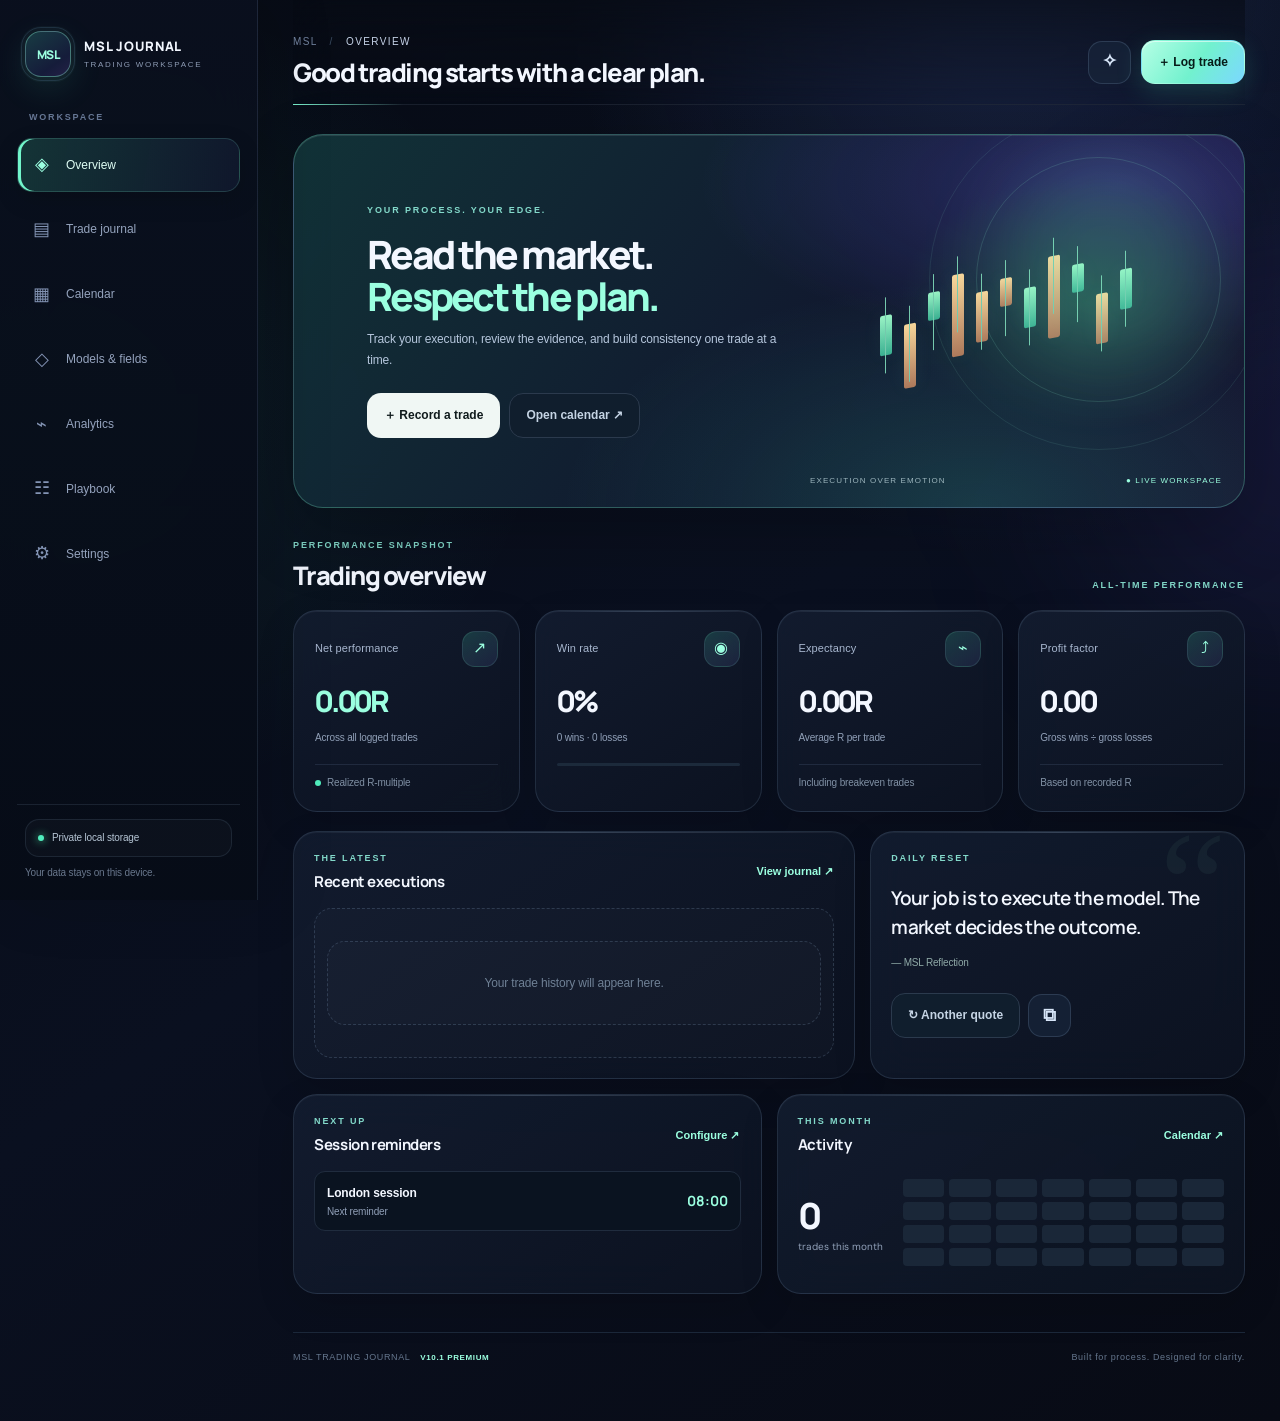
<file: MSL_Trading_Journal_V10_3_Aurora_Premium.html>
<!doctype html><html lang="en"><head><meta charset="utf-8"><meta name="viewport" content="width=device-width,initial-scale=1,viewport-fit=cover"><meta name="theme-color" content="#080d18"><meta name="description" content="MSL Trading Journal V10.3 Aurora Premium — premium local-first trading workspace."><link rel="icon" href="data:image/svg+xml,%3Csvg xmlns=%22http://www.w3.org/2000/svg%22 viewBox=%220 0 100 100%22%3E%3Crect width=%22100%22 height=%22100%22 rx=%2224%22 fill=%22%230c1727%22/%3E%3Ctext x=%2250%22 y=%2262%22 font-size=%2238%22 text-anchor=%22middle%22 fill=%22%238df0c0%22 font-family=%22Arial%22 font-weight=%22700%22%3EMSL%3C/text%3E%3C/svg%3E"><style>
@import url('https://fonts.googleapis.com/css2?family=DM+Sans:wght@400;500;600;700&family=Manrope:wght@400;500;600;700;800&display=swap');
:root{--bg:#080d18;--panel:#0e1524;--panel2:#111c2d;--line:#202c40;--text:#eef3fb;--muted:#8795aa;--mint:#8df0c0;--mint2:#47dca0;--blue:#8ebeff;--red:#ff8294;--amber:#f5cc79;--r:18px}*{box-sizing:border-box}html{scroll-behavior:smooth}body{margin:0;background:radial-gradient(ellipse at 65% -20%,#1b3450 0,transparent 34%),var(--bg);color:var(--text);font:14px/1.55 'DM Sans',system-ui,sans-serif}button,input,select,textarea{font:inherit}button{cursor:pointer}button:focus-visible,input:focus-visible,select:focus-visible,textarea:focus-visible{outline:2px solid var(--mint);outline-offset:2px}.hidden{display:none!important}.muted,small,.helper-text{color:var(--muted)}.kicker{display:block;font-size:10px;letter-spacing:.17em;color:var(--mint);font-weight:800}.splash{position:fixed;inset:0;z-index:100;background:#080d18;display:flex;align-items:center;justify-content:center;flex-direction:column;transition:opacity .55s,visibility .55s}.splash.done{opacity:0;visibility:hidden}.splash-logo{font:800 36px Manrope,sans-serif;letter-spacing:-.09em;animation:rise .8s ease both}.splash-logo span{color:var(--mint);font-size:17px;vertical-align:top;margin-left:5px}.splash-line{width:140px;height:2px;background:#1d2c40;margin:22px 0;overflow:hidden}.splash-line:after{content:'';display:block;height:100%;width:45%;background:var(--mint);animation:loadline 1.2s ease-in-out infinite}.splash p{font-size:9px;letter-spacing:.22em;color:var(--muted)}@keyframes rise{from{opacity:0;transform:translateY(12px);letter-spacing:.08em}to{opacity:1;transform:none}}@keyframes loadline{from{transform:translateX(-110%)}to{transform:translateX(330%)}}.app-shell{min-height:100vh}.sidebar{position:fixed;inset:0 auto 0 0;width:244px;padding:25px 16px 18px;background:#090f1b;border-right:1px solid #1a2638;display:flex;flex-direction:column;z-index:20}.brand{display:flex;align-items:center;gap:11px;padding:0 8px 32px;color:inherit;text-decoration:none}.brand-icon{height:40px;width:40px;border:1px solid #426c68;border-radius:13px;display:grid;place-items:center;font:800 11px Manrope;letter-spacing:-.06em;color:var(--mint);background:linear-gradient(145deg,#1b3437,#0b1924);box-shadow:0 5px 25px #65dcb215}.brand b{font:800 12px Manrope;letter-spacing:.04em;display:block}.brand small{display:block;font-size:8px;letter-spacing:.16em;margin-top:4px}.side-label{font-size:9px;letter-spacing:.17em;color:#58677d;padding:0 12px 10px;font-weight:800}nav{display:grid;gap:5px}.nav-item{border:1px solid transparent;background:none;color:#8e9bb0;display:flex;align-items:center;gap:13px;text-align:left;padding:12px;border-radius:12px;transition:.2s}.nav-item i{font-style:normal;font-size:17px;width:20px;text-align:center}.nav-item:hover{background:#111d2d;color:#eaf5f3}.nav-item.active{background:linear-gradient(100deg,#172b31,#121f2e);border-color:#2a4549;color:var(--mint);box-shadow:inset 3px 0 var(--mint2)}.sidebar-bottom{margin-top:auto;padding:14px 8px 0;border-top:1px solid var(--line)}.local-badge{display:flex;align-items:center;gap:8px;font-size:10px;color:#b6c6d5}.local-badge span{width:6px;height:6px;background:var(--mint2);border-radius:50%;box-shadow:0 0 9px #47dca0}.sidebar-bottom p{font-size:10px;color:#68778c;margin:8px 0 0}.main{margin-left:244px;padding:0 32px 30px;max-width:1700px}.topbar{min-height:102px;display:flex;align-items:center;justify-content:space-between;gap:15px;border-bottom:1px solid #1b2739;margin-bottom:26px}.breadcrumb{font-size:10px;color:#6d7c91;letter-spacing:.08em;margin-bottom:6px}.breadcrumb span{padding:0 8px;color:#3b4c61}.breadcrumb b{color:#b4c2d1;font-weight:500}.topbar h1{font:700 19px Manrope;margin:0;letter-spacing:-.035em}.top-actions{display:flex;gap:9px;align-items:center}.button,.icon-button,.text-button{border:1px solid transparent;border-radius:11px;padding:10px 14px;font-weight:700;font-size:12px;transition:transform .15s,border-color .15s,background .15s}.button:hover,.icon-button:hover{transform:translateY(-1px)}.primary{background:var(--mint);color:#071610;box-shadow:0 5px 20px #8df0c014}.primary:hover{background:#a5f5d0}.secondary{background:#121e2e;border-color:#29374c;color:#d9e4f0}.secondary:hover,.subtle:hover{border-color:#536a80}.light{background:#f0f7f4;color:#101b1c}.subtle{background:#101e2d;color:#c5d4e4;border-color:#2b3a4d}.danger{background:#351923;border-color:#63303c;color:#ff9eab}.icon-button{width:39px;height:39px;padding:0;background:#111b2b;border-color:#263448;color:#dce7f3;font-size:18px}.full{width:100%}.page{display:none;animation:pageIn .3s ease}.page.active{display:block}@keyframes pageIn{from{opacity:.5;transform:translateY(4px)}to{opacity:1;transform:none}}.welcome-card{min-height:284px;border:1px solid #2b414b;border-radius:24px;overflow:hidden;background:linear-gradient(110deg,#132b31 0%,#12202e 53%,#111a29 100%);display:flex;position:relative;margin-bottom:31px}.welcome-copy{position:relative;z-index:2;padding:31px 35px;width:57%}.welcome-copy h2{font:800 clamp(26px,3vw,39px)/1.13 Manrope;letter-spacing:-.06em;margin:15px 0 12px}.welcome-copy h2 em{font-style:normal;color:var(--mint)}.welcome-copy p{max-width:400px;color:#a2b5c1;font-size:12px;line-height:1.8}.welcome-actions{display:flex;gap:9px;margin-top:22px}.welcome-art{position:absolute;inset:0 0 0 52%;overflow:hidden;background:radial-gradient(ellipse at 65% 45%,#214c4b 0,transparent 44%)}.orbit{position:absolute;border:1px solid #81ddc01b;border-radius:50%;width:340px;height:340px;right:-25px;top:-25px}.orbit-b{width:245px;height:245px;top:22px;right:23px;border-color:#81ddc02c}.candles{position:absolute;inset:20px 20px 38px 0;display:flex;align-items:center;justify-content:center;gap:12px;transform:skewY(-11deg)}.candles i{display:block;width:12px;height:40px;background:linear-gradient(#9af3c5,#3aaf91);position:relative;border-radius:2px;box-shadow:0 0 20px #8df0c011}.candles i:before{content:'';position:absolute;left:5px;top:-18px;width:1px;height:76px;background:#75c9ad}.candles i:nth-child(2n){height:64px;transform:translateY(25px);background:linear-gradient(#f8d69a,#ad795b)}.candles i:nth-child(3n){height:28px;transform:translateY(-20px)}.candles i:nth-child(4n){height:82px;transform:translateY(-6px)}.candles i:nth-child(5n){height:50px;background:linear-gradient(#f8d69a,#ad795b)}.art-caption{position:absolute;bottom:19px;left:22px;right:22px;font-size:8px;letter-spacing:.14em;color:#9cb5bd;display:flex;justify-content:space-between}.art-caption span{color:var(--mint)}.section-title,.page-intro{display:flex;align-items:end;justify-content:space-between;gap:15px;margin-bottom:17px}.section-title h2,.page-intro h2{font:700 20px Manrope;letter-spacing:-.04em;margin:5px 0 0}.period-label{font-size:9px;letter-spacing:.13em;color:#6e7e94}.stats-grid{display:grid;grid-template-columns:repeat(4,minmax(0,1fr));gap:13px;margin-bottom:17px}.stat-card,.card{border:1px solid #202d40;background:linear-gradient(150deg,#101929,#0d1523);border-radius:var(--r)}.stat-card{padding:17px 18px;min-width:0}.stat-top{display:flex;justify-content:space-between;align-items:center;color:#9aa9bb;font-size:11px}.stat-icon{width:28px;height:28px;display:grid;place-items:center;border-radius:9px;background:#1b2c38;color:var(--mint);font-size:14px}.stat-card>strong{display:block;font:800 28px Manrope;letter-spacing:-.05em;margin:11px 0 3px;overflow:hidden;text-overflow:ellipsis}.stat-card small{font-size:10px}.stat-foot{margin-top:17px;padding-top:10px;border-top:1px solid #202b3c;color:#8191a5;font-size:10px;display:flex;align-items:center;gap:6px}.dot,.legend-dot{display:inline-block;width:6px;height:6px;border-radius:50%}.green{background:var(--mint2)}.red{background:var(--red)}.blue{background:var(--blue)}.progress{height:3px;background:#1c2a3b;border-radius:10px;margin-top:16px}.progress i{display:block;height:100%;width:0;background:var(--mint2);border-radius:10px}.dashboard-grid{display:grid;grid-template-columns:1.2fr .8fr;gap:15px;margin-bottom:15px}.lower-grid{grid-template-columns:1fr 1fr}.card{padding:20px;min-width:0}.card-heading{display:flex;align-items:center;justify-content:space-between;gap:10px;margin-bottom:16px}.card-heading h3,.card h3{font:700 15px Manrope;margin:5px 0 0;letter-spacing:-.025em}.text-button{padding:6px 0;background:none;color:var(--mint);font-size:11px}.recent-list{display:grid;gap:7px}.trade-mini{display:grid;grid-template-columns:1.1fr .8fr .7fr .55fr;align-items:center;gap:7px;padding:11px;background:#0a1320;border:1px solid #1a2738;border-radius:11px;font-size:11px}.trade-mini b{font-size:12px}.trade-mini small{font-size:10px}.win-text{color:var(--mint)}.loss-text{color:var(--red)}.be-text{color:var(--amber)}.empty-state{color:#6f8095;text-align:center;padding:32px 12px;font-size:12px}.quote-card{position:relative;overflow:hidden;background:radial-gradient(ellipse at 90% 5%,#2a4c3c 0,transparent 48%),linear-gradient(145deg,#142a2b,#101a29)}.quote-glyph{position:absolute;right:18px;top:-22px;font:150px Georgia;color:#8df0c00e;line-height:1}.quote-card blockquote{position:relative;font:600 19px/1.55 Manrope;letter-spacing:-.035em;margin:18px 0 12px;max-width:420px}.quote-card>p{font-size:10px;color:#8fa9a7}.quote-controls{display:flex;align-items:center;gap:8px;margin-top:23px}.session-preview{display:grid;gap:8px}.session-line{display:flex;align-items:center;justify-content:space-between;padding:10px 12px;border:1px solid #202c3e;background:#0a1320;border-radius:11px}.session-line b{font-size:12px}.session-line small{display:block;font-size:10px}.session-time{font:700 14px Manrope;color:var(--mint)}.month-activity{display:flex;align-items:center;gap:20px;min-height:102px}.activity-number{font:800 36px Manrope;letter-spacing:-.06em}.activity-number small{display:block;font:10px 'DM Sans';letter-spacing:0;color:var(--muted)}.activity-days{display:grid;grid-template-columns:repeat(7,1fr);gap:5px;flex:1}.activity-days i{height:18px;border-radius:4px;background:#1a2738}.activity-days i.has{background:#387f70}.activity-days i.positive{background:#70d6a5}.activity-days i.negative{background:#9e5364}.page-intro{align-items:center;margin:2px 0 22px}.page-intro p{font-size:12px;color:var(--muted);margin:6px 0 0}.toolbar{display:flex;gap:9px;margin-bottom:14px}.search-box{display:flex;align-items:center;gap:9px;padding:0 13px;flex:1;min-width:160px;background:#0e1725;border:1px solid #263347;border-radius:11px;color:#8292a8}.search-box input{background:transparent;border:0;outline:none;color:var(--text);padding:11px 0;min-width:0;width:100%}select,input,textarea{background:#0a1320;border:1px solid #263449;border-radius:10px;padding:10px 11px;color:var(--text);min-width:0}select{font-size:11px}.table-shell{background:#0e1624;border:1px solid #202d40;border-radius:15px;overflow:auto}table{width:100%;border-collapse:collapse;min-width:760px}th,td{text-align:left;padding:14px 15px;border-bottom:1px solid #1d293b;font-size:11px;white-space:nowrap}th{color:#77889e;text-transform:uppercase;letter-spacing:.1em;font-size:9px;font-weight:800}td{color:#c4d0df}tbody tr:last-child td{border-bottom:0}tbody tr:hover{background:#111e2e}.pill{display:inline-flex;align-items:center;padding:4px 8px;border-radius:7px;background:#152739;color:#c1d7ed;font-size:10px}.pill.win{background:#143329;color:var(--mint)}.pill.loss{background:#351c27;color:var(--red)}.pill.be{background:#302a1b;color:var(--amber)}.row-actions{display:flex;gap:6px}.mini-action{border:1px solid #2b3a50;background:#101d2d;color:#cbd8e7;border-radius:7px;padding:5px 8px;font-size:10px}.mini-action.delete{color:#ff98a7}.empty-block{text-align:center;padding:50px 15px;color:var(--muted)}.empty-block>div{font-size:27px;color:#718ba0}.empty-block h3{color:var(--text);margin:7px}.calendar-layout{display:grid;grid-template-columns:minmax(0,1.45fr) minmax(250px,.65fr);gap:15px}.calendar-top{display:flex;align-items:center;justify-content:space-between;text-align:center;margin-bottom:20px}.calendar-top h3{margin:0 0 4px;font:700 18px Manrope}.calendar-grid{display:grid;grid-template-columns:repeat(7,minmax(0,1fr));gap:5px}.weekdays{margin-bottom:8px}.weekdays span{text-align:center;font-size:9px;color:#6f8197;letter-spacing:.12em;padding:7px 0}.day-cell{position:relative;min-height:72px;text-align:left;padding:8px;border:1px solid #202d40;border-radius:10px;background:#0a1320;color:#cbd7e5;display:flex;flex-direction:column;justify-content:space-between}.day-cell:hover{border-color:#5c9e8b}.day-cell.outside{opacity:.35}.day-cell.today{border-color:#4b8879}.day-cell.selected{background:#18352f;border-color:var(--mint2);box-shadow:inset 0 0 0 1px #47dca04d}.day-num{font-size:11px;font-weight:700}.day-dot{height:4px;border-radius:4px;background:transparent;margin-top:6px}.day-cell.has-trades .day-dot{background:var(--blue)}.day-cell.positive .day-dot{background:var(--mint2)}.day-cell.negative .day-dot{background:var(--red)}.day-count{font-size:9px;color:#7f91a8}.calendar-legend{display:flex;gap:16px;flex-wrap:wrap;margin-top:17px;padding-top:13px;border-top:1px solid #202b3b}.calendar-legend span{font-size:10px;color:var(--muted);display:flex;align-items:center;gap:6px}.selected-day-card h3{font:700 18px Manrope;margin:8px 0}.selected-day-card>.muted{font-size:11px}.day-trades{display:grid;gap:8px;margin:18px 0;max-height:350px;overflow:auto}.day-trade{border:1px solid #263449;background:#0a1320;border-radius:11px;padding:11px}.day-trade-head{display:flex;justify-content:space-between;gap:8px;font-weight:700;font-size:12px}.day-trade p{margin:5px 0 0;color:var(--muted);font-size:10px}.models-list,.custom-fields{display:grid;gap:9px}.model-item,.field-item{padding:13px;border:1px solid #253247;background:#0a1320;border-radius:12px}.model-item-head,.field-item-head{display:flex;justify-content:space-between;gap:8px;align-items:start}.model-item h4{margin:0;font-size:12px}.model-item p{font-size:10px;color:var(--muted);white-space:pre-wrap;margin:8px 0}.model-tag{font-size:9px;color:var(--mint);background:#17322c;padding:4px 7px;border-radius:6px}.field-item{display:flex;align-items:center;justify-content:space-between;gap:10px}.field-item b{display:block;font-size:11px}.field-item small{font-size:10px}.field-actions{display:flex;gap:5px}.builder-note{padding:11px 12px;background:#13272a;border:1px solid #23443f;color:#a4c9bc;border-radius:10px;font-size:10px;margin-top:14px}.two-col{display:grid;grid-template-columns:1fr 1fr;gap:15px;margin-bottom:15px}.analytics-grid .stat-card{padding:20px}.analytics-grid .stat-card>strong{font-size:25px}.metrics{display:grid;gap:14px}.metric-row{display:grid;grid-template-columns:100px 1fr 60px;align-items:center;gap:10px;font-size:11px}.metric-bar{height:6px;background:#1c293b;border-radius:8px;overflow:hidden}.metric-bar i{display:block;height:100%;background:var(--mint2);border-radius:8px}.metric-value{text-align:right;font-weight:700}.outcome-bars{display:flex;gap:9px;align-items:end;height:110px;padding:12px 0 0}.outcome-bar{flex:1;display:flex;flex-direction:column;justify-content:end;align-items:center;gap:7px;height:100%}.outcome-bar i{display:block;width:min(40px,70%);min-height:3px;background:var(--mint2);border-radius:6px 6px 2px 2px}.outcome-bar.loss i{background:var(--red)}.outcome-bar span{font-size:9px;color:var(--muted)}.playbook-card label,.settings-grid label{display:flex;flex-direction:column;gap:7px;font-size:11px;color:#c0ccda;font-weight:700}.playbook-card textarea{min-height:120px;resize:vertical}.playbook-card>.two-col{margin-top:16px}.settings-grid{display:grid;grid-template-columns:1fr 1fr;gap:15px;align-items:start}.settings-grid .card-heading{margin-bottom:10px}.setting-icon{height:33px;width:33px;display:grid;place-items:center;background:#19322f;color:var(--mint);border-radius:10px}.alarm-settings{display:grid;gap:9px;margin:17px 0}.alarm-row{display:grid;grid-template-columns:1fr auto auto;align-items:center;gap:9px;padding:11px;border:1px solid #243248;background:#0a1320;border-radius:11px}.alarm-name b{display:block;font-size:11px}.alarm-name small{font-size:9px}.alarm-row input[type=time]{width:105px;padding:8px;font-size:11px}.toggle{appearance:none;width:34px;height:19px;border-radius:20px;background:#344256;position:relative;cursor:pointer;border:0;padding:0}.toggle:after{content:'';position:absolute;width:13px;height:13px;top:3px;left:3px;border-radius:50%;background:#eaf1f9;transition:.2s}.toggle:checked{background:#398f74}.toggle:checked:after{left:18px}.settings-actions{display:flex;gap:8px;flex-wrap:wrap}.helper-text{font-size:10px;line-height:1.65;margin:10px 0}.toggle-row{display:flex!important;align-items:center;justify-content:space-between;gap:10px;margin:15px 0}.toggle-row b{display:block;color:#dce6f2;font-size:11px}.toggle-row small{display:block;font-size:10px;font-weight:400;margin-top:3px}.toggle-row input{accent-color:var(--mint2);width:17px;height:17px}.divider{height:1px;background:#253145;margin:21px 0}.privacy-banner{padding:15px;background:#132a28;border:1px solid #2b4b43;border-radius:12px;margin:17px 0}.privacy-banner b{font-size:12px;color:var(--mint)}.privacy-banner p{font-size:11px;color:#a1b5b5;line-height:1.7;margin:6px 0 0}.spaced{margin-bottom:9px}.import-button{position:relative;display:block;text-align:center;cursor:pointer}.import-button input{position:absolute;inset:0;opacity:0;width:100%;cursor:pointer}.footer{border-top:1px solid #1c283a;margin-top:38px;padding:18px 0;display:flex;justify-content:space-between;gap:12px;color:#65768d;font-size:9px;letter-spacing:.07em}.footer b{color:var(--mint);font-size:8px;margin-left:7px}.modal{position:fixed;inset:0;z-index:50;background:#030711d9;backdrop-filter:blur(10px);display:grid;place-items:center;padding:16px}.modal-panel{width:min(610px,100%);max-height:94vh;overflow:auto;background:#101a2a;border:1px solid #314057;border-radius:20px;padding:23px;box-shadow:0 30px 100px #0009}.modal-wide{width:min(850px,100%)}.modal-head{display:flex;justify-content:space-between;align-items:start;margin-bottom:20px}.modal-head h2{font:700 20px Manrope;margin:4px 0}.form-grid{display:grid;grid-template-columns:1fr 1fr;gap:13px}.form-grid label{display:flex;flex-direction:column;gap:6px;color:#bdc9d8;font-size:11px;font-weight:700;min-width:0}.form-grid input,.form-grid select,.form-grid textarea{width:100%;font-weight:400}.form-grid textarea{min-height:90px}.span2{grid-column:span 2}.form-actions{display:flex;justify-content:flex-end;gap:8px;padding-top:5px}.custom-trade-fields{display:grid;grid-template-columns:1fr 1fr;gap:12px}.custom-field-control{display:flex;flex-direction:column;gap:6px}.custom-field-control label{font-size:11px}.custom-field-control input,.custom-field-control select{width:100%}.image-preview img{max-width:100%;max-height:210px;object-fit:contain;border-radius:10px;border:1px solid #2b3a50}.image-preview{display:flex;gap:10px;align-items:start;flex-wrap:wrap}.image-preview button{align-self:start}.toast{position:fixed;right:18px;bottom:20px;z-index:90;max-width:min(370px,calc(100% - 36px));padding:12px 16px;border-radius:12px;background:#182a36;border:1px solid #42635e;color:#eaf8f1;box-shadow:0 15px 40px #0006;opacity:0;transform:translateY(12px);transition:.2s;pointer-events:none;font-size:12px}.toast.show{opacity:1;transform:none}.danger{background:#371c26;color:#ff9eaa;border:1px solid #673340}.danger.full{width:100%}
@media(max-width:1100px){.main{padding:0 22px 28px}.sidebar{width:220px}.main{margin-left:220px}.stats-grid{grid-template-columns:repeat(2,minmax(0,1fr))}.dashboard-grid{grid-template-columns:1fr 1fr}.welcome-copy{width:66%}.welcome-art{left:57%}.calendar-layout{grid-template-columns:1fr}.selected-day-card{min-height:220px}}
@media(max-width:760px){.sidebar{inset:auto 0 0;height:72px;width:100%;padding:6px 5px;background:#080f1bee;backdrop-filter:blur(18px);border-right:0;border-top:1px solid #253247}.brand,.side-label,.sidebar-bottom{display:none}.sidebar nav{height:100%;display:grid;grid-template-columns:repeat(7,minmax(0,1fr));gap:2px}.nav-item{padding:5px 1px;display:flex;flex-direction:column;justify-content:center;align-items:center;gap:3px;border-radius:9px;font-size:10px}.nav-item i{font-size:17px}.nav-item.active{box-shadow:inset 0 -2px var(--mint2)}.main{margin:0;width:100%;padding:0 14px 95px}.topbar{min-height:82px;margin-bottom:20px}.topbar h1{font-size:16px;max-width:260px}.top-actions .icon-button{display:none}.top-actions .button{padding:10px}.top-actions .button span{display:none}.welcome-card{min-height:310px}.welcome-copy{width:100%;padding:24px 22px;align-self:flex-start}.welcome-copy h2{font-size:31px}.welcome-copy p{max-width:280px}.welcome-art{inset:40% 0 0 30%;opacity:.5}.welcome-actions{position:relative;z-index:3;flex-wrap:wrap}.section-title{align-items:start}.stats-grid{gap:9px}.stat-card{padding:14px}.stat-card>strong{font-size:24px}.dashboard-grid,.lower-grid,.two-col,.settings-grid{grid-template-columns:1fr}.card{padding:16px}.page-intro{align-items:start}.page-intro h2{font-size:19px}.page-intro p{max-width:300px}.toolbar{flex-wrap:wrap}.search-box{flex-basis:100%}.toolbar select{flex:1}.calendar-card{padding:12px}.calendar-grid{gap:3px}.day-cell{min-height:53px;padding:5px;border-radius:7px}.day-num{font-size:10px}.day-count{font-size:8px}.calendar-legend{gap:9px}.footer{flex-direction:column;gap:5px}.form-grid{grid-template-columns:1fr}.span2{grid-column:span 1}.custom-trade-fields{grid-template-columns:1fr}.modal{padding:7px}.modal-panel{padding:17px;max-height:96vh}.alarm-row{grid-template-columns:1fr auto auto}.alarm-row input[type=time]{width:95px}.settings-actions .button{flex:1}.metric-row{grid-template-columns:85px 1fr 54px}.trade-mini{grid-template-columns:1fr .8fr .55fr}.trade-mini small{display:none}}
@media(max-width:390px){.main{padding-left:9px;padding-right:9px}.welcome-copy h2{font-size:28px}.stat-card>strong{font-size:21px}.nav-item{font-size:9px}.nav-item i{font-size:15px}.day-cell{min-height:46px}.day-count{display:none}.page-intro .button{padding:9px;font-size:10px}.calendar-legend{font-size:9px}}


/* V10.1 Premium visual layer: Samsung One UI-inspired clarity + iOS-like depth. */
:root{--bg:#0a0e19;--panel:#111827;--panel2:#151e30;--mint:#9cf5d2;--mint2:#52d9ad;--line:#263249;--text:#f4f7fc;--muted:#8f9db3;--red:#ff7189;--radius:22px}
body{background:radial-gradient(ellipse at 70% -20%,#1c2c48 0%,transparent 44%),linear-gradient(160deg,#0a0e19,#0b1220 55%,#080d16);letter-spacing:-.012em}
.sidebar{background:rgba(9,15,27,.88);backdrop-filter:blur(28px);border-color:#263147}.brand-icon{border-radius:15px;box-shadow:0 8px 28px #52d9ad20}.main{max-width:1600px}.topbar{padding-top:calc(20px + env(safe-area-inset-top));min-height:105px}.topbar h1{letter-spacing:-.04em}.card,.stat-card,.welcome-card,.calendar-card,.selected-day-card{border-radius:24px;border-color:#27344a;background:linear-gradient(145deg,rgba(21,31,49,.96),rgba(13,21,35,.97));box-shadow:0 12px 38px #00000012}.stat-card{border-radius:22px;transition:transform .18s,border-color .18s}.stat-card:active,.button:active,.nav-item:active{transform:scale(.985)}.stat-card>strong{letter-spacing:-.055em}.button{border-radius:15px;min-height:43px;font-weight:750;transition:transform .15s,filter .15s,box-shadow .15s}.button.primary{background:linear-gradient(135deg,#a6f7d7,#53d7ac);color:#092019;box-shadow:0 7px 24px #53d7ac20}.button.secondary,.icon-button{background:#182338;border-color:#2c3a51;border-radius:15px}.icon-button{width:43px;height:43px}.nav-item{border-radius:15px;transition:background .2s,color .2s}.nav-item.active{background:linear-gradient(100deg,#17362f,#142a2a);color:#a4f4d4}.nav-item.active i{color:#8df0c9}.welcome-card{overflow:hidden;border-radius:28px;background:radial-gradient(ellipse at 95% 0%,#2e625a55,transparent 43%),linear-gradient(120deg,#17273b,#101a2a 60%,#132d2d);border-color:#304456}.welcome-copy h2{letter-spacing:-.06em}.page-intro h2{letter-spacing:-.045em}.kicker{letter-spacing:.16em}.alarm-row{border-radius:16px;background:rgba(7,14,25,.55);padding:14px}.alarm-row input[type=time],input,select,textarea{border-radius:13px}input,select,textarea{border-color:#2b3850;background:#0d1625}input:focus,select:focus,textarea:focus{border-color:#6eddb9;box-shadow:0 0 0 3px #6eddb91c;outline:none}.modal-panel{border-radius:28px;background:rgba(15,24,40,.97);backdrop-filter:blur(26px);border-color:#33425a}.toast{border-radius:17px;backdrop-filter:blur(22px)}.footer{padding-bottom:calc(18px + env(safe-area-inset-bottom))}
@media(max-width:760px){.sidebar{height:calc(76px + env(safe-area-inset-bottom));padding:6px 5px calc(6px + env(safe-area-inset-bottom));background:rgba(10,16,29,.91);backdrop-filter:blur(30px);border-top:1px solid #2a3650}.nav-item{border-radius:13px}.nav-item.active{box-shadow:none;background:rgba(80,210,169,.12)}.main{padding-left:15px;padding-right:15px;padding-bottom:calc(110px + env(safe-area-inset-bottom))}.topbar{min-height:94px}.welcome-card{border-radius:27px}.card{padding:18px}.page-intro{gap:12px}.settings-grid .card{border-radius:24px}.modal{padding:8px}.modal-panel{border-radius:25px}}
@media(prefers-reduced-motion:reduce){*,*::before,*::after{scroll-behavior:auto!important;transition:none!important;animation:none!important}}


/* MSL NEBULA / ONE UI x iOS-inspired visual upgrade */

:root{--bg:#070b14;--panel:rgba(16,24,41,.82);--panel2:rgba(22,33,54,.78);--line:rgba(153,190,224,.15);--mint:#9bffd1;--mint2:#49e6ac;--blue:#91c7ff;--r:24px}
body{background:radial-gradient(ellipse at 10% 0%,rgba(42,106,130,.24),transparent 34%),radial-gradient(ellipse at 90% 15%,rgba(94,67,163,.18),transparent 32%),linear-gradient(145deg,#070b14 0%,#0a1020 48%,#090d18 100%);background-attachment:fixed}
body:before{content:"";position:fixed;inset:-30%;pointer-events:none;z-index:-1;background:conic-gradient(from 180deg at 50% 50%,transparent 0deg,rgba(59,222,176,.035) 65deg,transparent 125deg,rgba(130,116,255,.045) 210deg,transparent 290deg);filter:blur(55px);animation:nebulaDrift 32s linear infinite}
@keyframes nebulaDrift{to{transform:rotate(360deg)}}
.card,.stat-card,.welcome-card,.sidebar,.topbar,.modal-panel{backdrop-filter:blur(22px);-webkit-backdrop-filter:blur(22px)}
.card,.stat-card{border-color:rgba(161,194,225,.13);box-shadow:0 12px 36px rgba(0,0,0,.16),inset 0 1px 0 rgba(255,255,255,.035);transition:transform .24s ease,border-color .24s ease,box-shadow .24s ease}
.card:hover,.stat-card:hover{border-color:rgba(141,240,192,.3);box-shadow:0 18px 44px rgba(0,0,0,.23),0 0 0 1px rgba(141,240,192,.035);transform:translateY(-2px)}
.welcome-card{position:relative;overflow:hidden;border:1px solid rgba(141,240,192,.23);background:linear-gradient(120deg,rgba(19,54,59,.96),rgba(19,30,53,.94) 54%,rgba(37,27,68,.9));box-shadow:0 25px 70px rgba(0,0,0,.22),inset 0 1px rgba(255,255,255,.08)}
.welcome-card:after{content:"";position:absolute;width:260px;height:260px;border-radius:50%;right:20%;top:-190px;background:rgba(115,255,206,.14);filter:blur(35px);pointer-events:none}
.brand-icon,.ai-avatar{box-shadow:0 0 28px rgba(141,240,192,.15)}
.button{transition:transform .18s ease,filter .18s ease,box-shadow .18s ease}.button:hover{transform:translateY(-1px);filter:brightness(1.08)}.button.primary{box-shadow:0 8px 24px rgba(73,220,160,.12)}
.nav-item{border:1px solid transparent;transition:all .2s ease}.nav-item:hover{background:rgba(255,255,255,.045);border-color:rgba(255,255,255,.055)}.nav-item.active{background:linear-gradient(100deg,rgba(141,240,192,.14),rgba(141,240,192,.035));border-color:rgba(141,240,192,.16);box-shadow:inset 3px 0 var(--mint)}
.stat-card strong{letter-spacing:-.045em;font-variant-numeric:tabular-nums}.kicker{letter-spacing:.17em}
input,select,textarea{transition:border-color .2s ease,box-shadow .2s ease}input:focus,select:focus,textarea:focus{border-color:rgba(141,240,192,.65)!important;box-shadow:0 0 0 3px rgba(141,240,192,.08)!important;outline:none}
.modal{backdrop-filter:blur(14px);-webkit-backdrop-filter:blur(14px)}.modal-panel{border:1px solid rgba(155,205,230,.2);box-shadow:0 30px 100px rgba(0,0,0,.55)}
.toast{box-shadow:0 14px 40px rgba(0,0,0,.3);backdrop-filter:blur(18px)}
/* Ambient status ribbon */
.topbar{background:linear-gradient(180deg,rgba(7,11,20,.78),rgba(7,11,20,.18));border-bottom-color:rgba(255,255,255,.045)}
::selection{background:rgba(141,240,192,.28);color:#fff}
@media(max-width:720px){.card:hover,.stat-card:hover{transform:none}.welcome-card{border-radius:25px}.topbar{backdrop-filter:blur(24px)}.button{min-height:42px}}
@media(prefers-reduced-motion:reduce){*,*:before,*:after{animation-duration:.01ms!important;animation-iteration-count:1!important;scroll-behavior:auto!important;transition-duration:.01ms!important}}
</style><style id="msl-aurora-premium">
/* MSL V10.3 AURORA — visual layer only; original journal logic retained */
:root{--bg:#070b14;--panel:#0d1423;--panel2:#121d30;--line:rgba(163,190,226,.14);--text:#f3f7ff;--muted:#91a0b8;--mint:#9bffe0;--mint2:#50edbd;--blue:#8fc7ff;--violet:#b9a3ff;--red:#ff8da6;--amber:#ffd58c;--r:23px;color-scheme:dark}
html{background:#070b14}body{isolation:isolate;overflow-x:hidden;background:radial-gradient(ellipse at 78% -8%,rgba(81,111,205,.22),transparent 31%),radial-gradient(ellipse at 3% 28%,rgba(45,211,171,.095),transparent 29%),linear-gradient(145deg,#070b14 0%,#0a1020 50%,#080b15 100%);font-family:Inter,-apple-system,BlinkMacSystemFont,"Segoe UI",sans-serif;letter-spacing:-.012em}
body:before{content:"";position:fixed;inset:0;z-index:-1;pointer-events:none;opacity:.25;background-image:linear-gradient(rgba(158,190,236,.045) 1px,transparent 1px),linear-gradient(90deg,rgba(158,190,236,.045) 1px,transparent 1px);background-size:44px 44px;mask-image:linear-gradient(to bottom,black,transparent 82%)}
body:after{content:"";position:fixed;width:430px;height:430px;right:-230px;top:25%;z-index:-1;pointer-events:none;border-radius:50%;background:rgba(106,92,255,.10);filter:blur(100px)}
.app-shell{position:relative;min-height:100vh}.sidebar{width:258px;padding:27px 17px 20px;background:linear-gradient(180deg,rgba(10,16,30,.94),rgba(7,12,23,.91));border-right:1px solid rgba(174,201,255,.12);box-shadow:14px 0 60px rgba(0,0,0,.14);backdrop-filter:blur(28px);-webkit-backdrop-filter:blur(28px)}
.brand{padding:4px 8px 34px;gap:13px}.brand-icon{width:46px;height:46px;border-radius:16px;font-size:12px;background:linear-gradient(145deg,#183c43,#151c3a 70%,#242047);border:1px solid rgba(151,255,221,.36);box-shadow:0 0 0 5px rgba(141,240,192,.035),0 10px 35px rgba(79,237,189,.12);position:relative}.brand-icon:after{content:"";position:absolute;inset:-5px;border:1px solid rgba(143,199,255,.13);border-radius:20px}.brand b{font-size:13px;letter-spacing:.065em}.brand small{font-size:8px;letter-spacing:.21em;color:#8d9bb4}
.side-label{padding-left:12px;color:#667794;letter-spacing:.2em;font-weight:800}.nav-item{min-height:46px;margin:3px 0;padding:12px 13px;border-radius:15px;font-size:12px;color:#94a3bd;gap:14px}.nav-item i{font-size:18px;width:21px;color:#8394b4}.nav-item.active{color:#dffef4;background:linear-gradient(100deg,rgba(80,237,189,.17),rgba(103,132,255,.07));border:1px solid rgba(137,255,218,.16);box-shadow:inset 3px 0 #72f6cb,0 8px 25px rgba(0,0,0,.13)}.nav-item.active i{color:#9bffe0}.sidebar-bottom{border-top-color:rgba(163,190,226,.12)}.local-badge{padding:10px 12px;border:1px solid rgba(150,190,221,.12);border-radius:14px;background:rgba(255,255,255,.025)}
.main{margin-left:258px;padding:0 35px 38px;max-width:1800px}.topbar{min-height:105px;margin-bottom:29px;border-bottom:1px solid rgba(169,198,236,.11);background:linear-gradient(180deg,rgba(7,11,20,.6),transparent);position:relative}.topbar:after{content:"";position:absolute;bottom:-1px;left:0;width:110px;height:1px;background:linear-gradient(90deg,#7bf4d0,transparent)}.breadcrumb{color:#71829e;font-size:10px;letter-spacing:.14em;text-transform:uppercase}.breadcrumb b{color:#c6d3e8}.topbar h1{font-size:clamp(21px,2vw,27px);font-weight:800;letter-spacing:-.055em}.top-actions{gap:10px}
.page-intro{margin-bottom:21px}.period-label,.kicker{font-size:9px;letter-spacing:.21em;text-transform:uppercase;color:#83d9ca;font-weight:800}.section-title h2,.page-intro h2{font-size:clamp(21px,2vw,27px);font-weight:800;letter-spacing:-.06em}.stats-grid{gap:15px;margin-bottom:19px}.stat-card,.card{position:relative;overflow:hidden;border:1px solid rgba(164,194,231,.14);background:linear-gradient(145deg,rgba(19,29,48,.89),rgba(12,19,33,.88));border-radius:24px;box-shadow:0 14px 38px rgba(0,0,0,.13),inset 0 1px rgba(255,255,255,.035);backdrop-filter:blur(18px);-webkit-backdrop-filter:blur(18px)}.stat-card:before,.card:before{content:"";position:absolute;inset:0 0 auto;height:1px;background:linear-gradient(90deg,transparent,rgba(190,220,255,.18),transparent);pointer-events:none}.stat-card{padding:20px 21px;min-height:146px}.stat-top{font-size:11px;color:#a8b7cf;letter-spacing:.01em}.stat-icon{width:36px;height:36px;border-radius:13px;background:linear-gradient(145deg,rgba(80,237,189,.17),rgba(143,130,255,.11));border:1px solid rgba(151,255,221,.12);font-size:16px}.stat-card>strong{font-size:clamp(25px,2.3vw,33px);font-weight:800;margin:14px 0 5px;letter-spacing:-.065em}.stat-foot{border-top-color:rgba(163,190,226,.12);font-size:10px}.card-heading{gap:12px}.welcome-card{min-height:225px;padding:clamp(23px,3vw,38px);border-radius:30px;border-color:rgba(135,255,218,.25);background:radial-gradient(ellipse at 87% 13%,rgba(109,99,255,.27),transparent 36%),radial-gradient(ellipse at 72% 100%,rgba(48,230,183,.17),transparent 43%),linear-gradient(125deg,rgba(18,52,57,.97),rgba(17,26,48,.98) 54%,rgba(23,21,49,.97));box-shadow:0 25px 70px rgba(0,0,0,.22),inset 0 1px rgba(255,255,255,.1)}.welcome-card:after{content:"";position:absolute;right:5%;top:8%;width:180px;height:180px;border:1px solid rgba(157,255,222,.13);border-radius:50%;box-shadow:0 0 0 22px rgba(157,255,222,.025),0 0 0 45px rgba(157,255,222,.02);pointer-events:none}.welcome-copy h2{font-size:clamp(26px,3.2vw,39px);line-height:1.08;letter-spacing:-.07em}.welcome-copy p{max-width:540px;color:#b5c6dc;line-height:1.75}.button,.icon-button,.text-button{border-radius:14px;font-weight:750;transition:transform .2s ease,border-color .2s ease,box-shadow .2s ease,filter .2s ease}.button{padding:12px 16px;min-height:43px}.button.primary{color:#061b18;background:linear-gradient(125deg,#b5ffe5,#72f1ce 54%,#7bd8ff);box-shadow:0 8px 26px rgba(80,237,189,.17),inset 0 1px rgba(255,255,255,.55)}.button.secondary,.icon-button{background:rgba(24,36,58,.78);border-color:rgba(160,193,231,.17);color:#d7e5f8}.button.secondary:hover,.icon-button:hover{border-color:rgba(151,255,221,.35);background:rgba(34,52,77,.85)}.button:hover{box-shadow:0 12px 32px rgba(80,237,189,.12)}
input,select,textarea{background:rgba(7,13,24,.7)!important;border:1px solid rgba(151,180,220,.2)!important;border-radius:13px!important;color:#f1f6ff!important;padding:12px 13px!important}input::placeholder,textarea::placeholder{color:#667894!important}select option{background:#101a2a;color:#f1f6ff}.form-grid label{color:#c3d0e4;gap:8px}.form-grid input:focus,.form-grid select:focus,.form-grid textarea:focus{border-color:rgba(141,240,192,.68)!important;box-shadow:0 0 0 4px rgba(141,240,192,.075),0 0 22px rgba(80,237,189,.055)!important}.modal{background:rgba(3,7,15,.68)}.modal-panel{background:linear-gradient(145deg,#131e32,#0b1221);border-color:rgba(164,194,231,.2);border-radius:26px;box-shadow:0 40px 120px rgba(0,0,0,.7)}.toast{border:1px solid rgba(151,255,221,.2);background:rgba(13,24,37,.94);border-radius:16px;backdrop-filter:blur(24px)}.table-shell{border-radius:18px;border-color:rgba(164,194,231,.12)}table th{color:#8395b2;letter-spacing:.11em;text-transform:uppercase;font-size:9px}table td{border-top-color:rgba(164,194,231,.09)}.pill{border-radius:99px;padding:5px 9px}.empty-state{border:1px dashed rgba(164,194,231,.19);border-radius:18px;background:rgba(255,255,255,.015)}
/* Gallery picker: clear tap target, native Android/iOS image chooser */
.form-grid label:has(input[type="file"]){padding:15px;border:1px dashed rgba(139,239,211,.35);border-radius:17px;background:linear-gradient(135deg,rgba(80,237,189,.055),rgba(143,130,255,.045));}
input[type="file"]{display:block!important;width:100%;min-height:47px;padding:8px!important;margin-top:3px;background:rgba(5,12,23,.78)!important;border:1px solid rgba(151,180,220,.19)!important;border-radius:12px!important;color:#b9c9df!important;font-size:12px!important;cursor:pointer}
input[type="file"]::file-selector-button{margin-right:12px;border:0;border-radius:9px;padding:9px 12px;background:linear-gradient(120deg,#b5ffe5,#7bd8ff);color:#061b18;font-weight:800;cursor:pointer}
.image-preview{border-radius:16px;overflow:hidden}.image-preview img{max-width:100%;height:auto;border-radius:14px;border:1px solid rgba(151,255,221,.2)}
/* A quiet motion system; respects the device accessibility setting */
@keyframes auroraDrift{0%,100%{transform:translate3d(0,0,0)}50%{transform:translate3d(0,-7px,0)}}.brand-icon{animation:auroraDrift 7s ease-in-out infinite}.stat-card:hover,.card:hover{transform:translateY(-3px);border-color:rgba(151,255,221,.27);box-shadow:0 23px 55px rgba(0,0,0,.22),0 0 0 1px rgba(151,255,221,.035)}
@media(min-width:1500px){.main{padding-left:46px;padding-right:46px}.stats-grid{gap:18px}.stat-card{padding:23px}}
@media(max-width:1050px){.sidebar{width:224px}.main{margin-left:224px;padding-left:22px;padding-right:22px}.stats-grid{grid-template-columns:repeat(2,minmax(0,1fr))}}
@media(max-width:720px){body:before{background-size:32px 32px;opacity:.16}.sidebar{width:auto;backdrop-filter:blur(24px)}.main{margin-left:0;padding:0 15px 105px}.topbar{min-height:86px;margin-bottom:22px;gap:8px}.topbar h1{font-size:22px}.top-actions{gap:6px}.stats-grid{gap:10px}.stat-card{min-height:128px;padding:15px;border-radius:20px}.stat-card>strong{font-size:25px}.stat-icon{width:31px;height:31px}.card{border-radius:21px}.welcome-card{min-height:0;padding:24px 21px;border-radius:25px}.welcome-card:after{right:-65px;top:16%;width:140px;height:140px}.welcome-copy h2{font-size:30px}.page-intro{align-items:flex-start}.button{min-height:44px}.modal-panel{border-radius:23px;padding:19px}.form-grid{gap:11px}.form-grid label:has(input[type="file"]){padding:12px}.nav-item{min-height:44px}}
@media(max-width:390px){.main{padding-left:11px;padding-right:11px}.stats-grid{gap:8px}.stat-card{padding:12px}.stat-card>strong{font-size:22px}.stat-top{font-size:10px}.top-actions .button{padding:10px}.welcome-copy h2{font-size:27px}}
@media(prefers-reduced-motion:reduce){.brand-icon{animation:none!important}.card:hover,.stat-card:hover{transform:none!important}}
</style><title>MSL Trading Journal V10.3 · Aurora Premium</title></head><body>
<div id="splash" class="splash"><div class="splash-logo">MSL<span>✦</span></div><div class="splash-line"></div><p>TRADING JOURNAL · V10.3</p></div><div id="toast" class="toast"></div>
<div class="app-shell"><aside class="sidebar"><a class="brand" href="#dashboard"><span class="brand-icon">MSL</span><span><b>MSL JOURNAL</b><small>TRADING WORKSPACE</small></span></a><div class="side-label">WORKSPACE</div><nav id="nav"><button class="nav-item active" data-page="dashboard"><i>◈</i>Overview</button><button class="nav-item" data-page="journal"><i>▤</i>Trade journal</button><button class="nav-item" data-page="calendar"><i>▦</i>Calendar</button><button class="nav-item" data-page="models"><i>◇</i>Models & fields</button><button class="nav-item" data-page="analytics"><i>⌁</i>Analytics</button><button class="nav-item" data-page="playbook"><i>☷</i>Playbook</button><button class="nav-item" data-page="settings"><i>⚙</i>Settings</button></nav><div class="sidebar-bottom"><div class="local-badge"><span></span> Private local storage</div><p>Your data stays on this device.</p></div></aside>
<main class="main"><header class="topbar"><div><div class="breadcrumb">MSL <span>/</span> <b id="crumb">Overview</b></div><h1 id="pageTitle">Good trading starts with a clear plan.</h1></div><div class="top-actions"><button class="icon-button" id="quoteButton" title="New quote">✧</button><button class="button primary" id="quickAdd">＋ <span>Log trade</span></button></div></header>
<section id="page-dashboard" class="page active"><div class="welcome-card"><div class="welcome-copy"><span class="kicker">YOUR PROCESS. YOUR EDGE.</span><h2>Read the market.<br><em>Respect the plan.</em></h2><p>Track your execution, review the evidence, and build consistency one trade at a time.</p><div class="welcome-actions"><button class="button light" id="heroAdd">＋ Record a trade</button><button class="button subtle" data-goto="calendar">Open calendar ↗</button></div></div><div class="welcome-art"><div class="orbit orbit-a"></div><div class="orbit orbit-b"></div><div class="candles"><i></i><i></i><i></i><i></i><i></i><i></i><i></i><i></i><i></i><i></i><i></i></div><div class="art-caption">EXECUTION OVER EMOTION <span>● LIVE WORKSPACE</span></div></div></div>
<div class="section-title"><div><span class="kicker">PERFORMANCE SNAPSHOT</span><h2>Trading overview</h2></div><span class="period-label" id="periodLabel">ALL-TIME PERFORMANCE</span></div><div class="stats-grid"><article class="stat-card"><div class="stat-top"><span>Net performance</span><span class="stat-icon">↗</span></div><strong id="netR">0.00R</strong><small id="netSub">Across all logged trades</small><div class="stat-foot"><span class="dot green"></span> Realized R-multiple</div></article><article class="stat-card"><div class="stat-top"><span>Win rate</span><span class="stat-icon">◉</span></div><strong id="winRate">0%</strong><small id="winSub">0 wins · 0 losses</small><div class="progress"><i id="winProgress"></i></div></article><article class="stat-card"><div class="stat-top"><span>Expectancy</span><span class="stat-icon">⌁</span></div><strong id="expectancy">0.00R</strong><small>Average R per trade</small><div class="stat-foot">Including breakeven trades</div></article><article class="stat-card"><div class="stat-top"><span>Profit factor</span><span class="stat-icon">⤴</span></div><strong id="profitFactor">0.00</strong><small>Gross wins ÷ gross losses</small><div class="stat-foot">Based on recorded R</div></article></div>
<div class="dashboard-grid"><article class="card recent-card"><div class="card-heading"><div><span class="kicker">THE LATEST</span><h3>Recent executions</h3></div><button class="text-button" data-goto="journal">View journal ↗</button></div><div id="recentTrades" class="recent-list empty-state">Your trade history will appear here.</div></article><article class="card quote-card"><div class="quote-glyph">“</div><span class="kicker">DAILY RESET</span><blockquote id="quoteText">Discipline is choosing what matters most over what feels good now.</blockquote><p id="quoteSource">— MSL Journal</p><div class="quote-controls"><button class="button subtle" id="nextQuote">↻ Another quote</button><button class="icon-button" id="copyQuote" title="Copy quote">⧉</button></div></article></div>
<div class="dashboard-grid lower-grid"><article class="card"><div class="card-heading"><div><span class="kicker">NEXT UP</span><h3>Session reminders</h3></div><button class="text-button" data-goto="settings">Configure ↗</button></div><div id="sessionPreview" class="session-preview"></div></article><article class="card"><div class="card-heading"><div><span class="kicker">THIS MONTH</span><h3>Activity</h3></div><button class="text-button" data-goto="calendar">Calendar ↗</button></div><div id="monthActivity" class="month-activity"></div></article></div></section>
<section id="page-journal" class="page"><div class="page-intro"><div><span class="kicker">TRADE DATABASE</span><h2>Trade journal</h2><p>Every execution is evidence. Capture the setup, process, and outcome.</p></div><button class="button primary" id="newTrade">＋ New trade</button></div><div class="toolbar"><div class="search-box">⌕ <input id="searchTrades" placeholder="Search symbol, setup, notes…"></div><select id="filterResult"><option value="">All outcomes</option><option>Win</option><option>Loss</option><option>BE</option></select><select id="filterSetup"><option value="">All setups</option><option>Reversal</option><option>Continuation</option></select><button class="button secondary" id="exportBtn">⇩ Export</button></div><div class="table-shell"><table><thead><tr><th>Date</th><th>Symbol</th><th>Side</th><th>Setup</th><th>Session</th><th>Outcome</th><th>R multiple</th><th></th></tr></thead><tbody id="tradeRows"></tbody></table><div id="journalEmpty" class="empty-block hidden"><div>▤</div><h3>No trades found</h3><p>Log your first trade or adjust your filters.</p></div></div></section>
<section id="page-calendar" class="page"><div class="page-intro"><div><span class="kicker">CONSISTENCY TRACKER</span><h2>Trading calendar</h2><p>Tap any date to review its trades or add a new entry.</p></div><button class="button primary" id="calendarAdd">＋ Add trade</button></div><div class="calendar-layout"><article class="card calendar-card"><div class="calendar-top"><button class="icon-button" id="prevMonth">‹</button><div><h3 id="calendarMonth">Month Year</h3><button class="text-button" id="todayBtn">Jump to today</button></div><button class="icon-button" id="nextMonth">›</button></div><div class="calendar-grid weekdays"><span>MON</span><span>TUE</span><span>WED</span><span>THU</span><span>FRI</span><span>SAT</span><span>SUN</span></div><div id="calendarDays" class="calendar-grid days"></div><div class="calendar-legend"><span><i class="legend-dot green"></i> Profitable day</span><span><i class="legend-dot red"></i> Losing day</span><span><i class="legend-dot blue"></i> Trade logged</span></div></article><article class="card selected-day-card"><span class="kicker">DAY REVIEW</span><h3 id="selectedDateTitle">Select a date</h3><p class="muted" id="selectedDateSummary">Choose a day on the calendar to see activity.</p><div id="dayTrades" class="day-trades"></div><button class="button secondary full" id="addSelectedDate">＋ Log trade for this day</button></article></div></section>
<section id="page-models" class="page"><div class="page-intro"><div><span class="kicker">YOUR RULES, YOUR WAY</span><h2>Models & custom fields</h2><p>Build trading models and define exactly what you want to record in every journal entry.</p></div><button class="button primary" id="newModel">＋ New model</button></div><div class="two-col"><article class="card"><div class="card-heading"><div><span class="kicker">EXECUTION FRAMEWORKS</span><h3>My models</h3></div></div><div id="modelsList" class="models-list"></div></article><article class="card"><div class="card-heading"><div><span class="kicker">JOURNAL BUILDER</span><h3>Custom properties</h3></div><button class="button secondary" id="addField">＋ Add field</button></div><p class="muted">Create properties such as liquidity sweep, entry model, displacement, MSS, or any metric you track. Choose text, number, or both.</p><div id="customFields" class="custom-fields"></div><div class="builder-note">Changes appear in the trade form. Existing custom values are kept with their trade.</div></article></div></section>
<section id="page-analytics" class="page"><div class="page-intro"><div><span class="kicker">MEASURE THE EDGE</span><h2>Performance analytics</h2><p>Review results by setup and liquidity condition. Journal data is only as reliable as the inputs.</p></div></div><div class="stats-grid analytics-grid"><article class="stat-card"><span>Trades logged</span><strong id="aTrades">0</strong><small>Total sample size</small></article><article class="stat-card"><span>Average winner</span><strong id="aAvgWin">0.00R</strong><small>Winning trades only</small></article><article class="stat-card"><span>Average loser</span><strong id="aAvgLoss">0.00R</strong><small>Losses only</small></article><article class="stat-card"><span>Best session</span><strong id="aBestSession">—</strong><small>By net R</small></article></div><div class="two-col"><article class="card"><div class="card-heading"><h3>Net R by setup</h3></div><div id="setupPerformance" class="metrics"></div></article><article class="card"><div class="card-heading"><h3>Net R by session</h3></div><div id="sessionPerformance" class="metrics"></div></article></div><article class="card"><div class="card-heading"><h3>Recent trade outcomes</h3></div><div id="outcomeBars" class="outcome-bars"></div></article></section>
<section id="page-playbook" class="page"><div class="page-intro"><div><span class="kicker">THE RULES YOU FOLLOW</span><h2>Trading playbook</h2><p>Keep your decision framework visible before the next setup appears.</p></div><button class="button primary" id="savePlaybook">Save playbook</button></div><article class="card playbook-card"><label>Core model<textarea id="pbCore" placeholder="Liquidity sweep → displacement → MSS → retracement → execution → next meaningful liquidity."></textarea></label><div class="two-col"><label>Reversal rules<textarea id="pbRev" placeholder="Conditions that must be true before a reversal entry."></textarea></label><label>Continuation rules<textarea id="pbCont" placeholder="Trend context, pullback zone, required sweep and confirmation."></textarea></label></div><div class="two-col"><label>Entry filters<textarea id="pbEntry" placeholder="Premium/discount, OB/FVG, session, confluence…"></textarea></label><label>Invalidation & targets<textarea id="pbRisk" placeholder="Invalidation level, risk, liquidity target and exit rules."></textarea></label></div></article></section>
<section id="page-settings" class="page"><div class="page-intro"><div><span class="kicker">PERSONAL WORKSPACE</span><h2>Settings & reminders</h2><p>Customize session times, notifications, appearance, and your local data.</p></div></div><div class="settings-grid"><article class="card"><div class="card-heading"><div><span class="kicker">SESSION ALARMS</span><h3>Market session reminders</h3></div><span class="setting-icon">◷</span></div><p class="muted">Set the time you personally use for each session. Times use your device's local timezone.</p><div id="alarmSettings" class="alarm-settings"></div><div class="settings-actions"><button class="button primary" id="saveAlarms">Save session times</button><button class="button secondary" id="enableNotifications">Enable notifications</button></div><p class="helper-text" id="notificationStatus">Notifications are not enabled.</p><div class="divider"></div><label>Quote reminder frequency<select id="quoteFrequency"><option value="30">Every 30 minutes while open</option><option value="60">Every hour while open</option><option value="120">Every 2 hours while open</option><option value="240">Every 4 hours while open</option><option value="0">Only at session alarms</option></select></label><label class="toggle-row"><span><b>Motivational quote notifications</b><small>Bible verses and life / discipline quotes</small></span><input type="checkbox" id="quoteNotifications"></label><p class="helper-text">The app includes a pool of 100+ quotes. To avoid flooding your phone, notifications are controlled by your frequency setting, not sent 100 times per day.</p></article><article class="card"><div class="card-heading"><div><span class="kicker">DATA CONTROL</span><h3>Backup & privacy</h3></div><span class="setting-icon">⬡</span></div><div class="privacy-banner"><b>Local-first by design</b><p>Your journal is saved in this browser on this device. There is no Supabase connection, account, or login in V10.</p></div><button class="button secondary full spaced" id="backupBtn">⇩ Download full backup</button><label class="button secondary full import-button">⇧ Restore from backup<input type="file" id="restoreFile" accept="application/json"></label><button class="button secondary full spaced" id="requestPersistent">Protect local storage</button><div class="divider"></div><label>Display name<input id="displayName" placeholder="Trader"></label><label>Default market<input id="defaultMarket" placeholder="Forex / Crypto / Metals"></label><button class="button primary" id="saveProfile">Save preferences</button><div class="divider"></div><button class="button danger full" id="clearData">Clear all journal data</button><p class="helper-text">Clearing data is permanent. Download a backup first if you need to keep your history.</p></article></div></section>
<footer class="footer"><span>MSL TRADING JOURNAL <b>V10.1 PREMIUM</b></span><span>Built for process. Designed for clarity.</span></footer></main></div>
<div id="tradeModal" class="modal hidden"><div class="modal-panel modal-wide"><div class="modal-head"><div><span class="kicker">EXECUTION RECORD</span><h2 id="tradeModalTitle">Log a trade</h2></div><button class="icon-button close-modal">×</button></div><form id="tradeForm"><input type="hidden" id="tradeId"><div class="form-grid"><label>Date & time<input type="datetime-local" id="tDate" required></label><label>Symbol / pair<input id="tPair" placeholder="EURUSD, XAUUSD, ETHUSDT" required></label><label>Direction<select id="tDirection"><option>Long</option><option>Short</option></select></label><label>Setup type<select id="tSetup"><option>Reversal</option><option>Continuation</option><option>Breakout</option><option>Other</option></select></label><label>Session<select id="tSession"><option>London</option><option>New York</option><option>Asia</option><option>Overlap</option><option>Other</option></select></label><label>Outcome<select id="tResult"><option>Win</option><option>Loss</option><option>BE</option></select></label><label>R multiple<input type="number" id="tR" step="0.01" value="0" required></label><label>Risk (R)<input type="number" id="tRisk" step="0.1" min="0" value="1"></label><label class="span2">Model used<input id="tModel" placeholder="e.g. London liquidity reversal"></label><div id="customTradeFields" class="custom-trade-fields span2"></div><label class="span2">Trade screenshot / chart image<input type="file" id="tImageFile" accept="image/*"><small>Choose a chart image from your phone gallery or image picker. Large images are resized before saving.</small></label><div id="imagePreview" class="image-preview span2"></div><label class="span2">Execution notes<textarea id="tNotes" placeholder="Why this setup? What confirmed it? What did you learn?"></textarea></label><div class="form-actions span2"><button type="button" class="button secondary close-modal">Cancel</button><button class="button primary">Save trade</button></div></div></form></div></div>
<div id="modelModal" class="modal hidden"><div class="modal-panel"><div class="modal-head"><div><span class="kicker">MODEL BUILDER</span><h2 id="modelModalTitle">New model</h2></div><button class="icon-button close-model">×</button></div><form id="modelForm" class="form-grid"><input type="hidden" id="modelId"><label>Name<input id="modelName" required placeholder="London liquidity reversal"></label><label>Type<select id="modelType"><option>Reversal</option><option>Continuation</option><option>Both</option></select></label><label class="span2">Entry conditions<textarea id="modelEntry" placeholder="Sweep, displacement, MSS, retracement…"></textarea></label><label class="span2">Risk & targets<textarea id="modelRisk" placeholder="Invalidation and next meaningful liquidity."></textarea></label><div class="form-actions span2"><button type="button" class="button secondary close-model">Cancel</button><button class="button primary">Save model</button></div></form></div></div>
<div id="fieldModal" class="modal hidden"><div class="modal-panel"><div class="modal-head"><div><span class="kicker">PROPERTY DESIGNER</span><h2 id="fieldModalTitle">Create property</h2></div><button class="icon-button close-field">×</button></div><form id="fieldForm" class="form-grid"><input type="hidden" id="fieldId"><label class="span2">Property name<input id="fieldName" required placeholder="Liquidity sweep"></label><label>Input type<select id="fieldType"><option value="text">Text</option><option value="number">Number</option><option value="both">Text + number</option></select></label><label>Required<select id="fieldRequired"><option value="no">Optional</option><option value="yes">Required</option></select></label><label class="span2">Hint / example<input id="fieldHint" placeholder="e.g. PDL, PDH, BSL, SSL"></label><label class="span2">Options (optional, comma-separated)<input id="fieldOptions" placeholder="PDH, PDL, BSL, SSL"></label><div class="form-actions span2"><button type="button" class="button secondary close-field">Cancel</button><button class="button primary">Save property</button></div></form></div></div>
<script>
/* MSL Trading Journal V10 — local-first. No authentication or remote database. */
const $=s=>document.querySelector(s), $$=s=>[...document.querySelectorAll(s)];
const KEY='msl_v10_state', OLD_KEY='msl_v91_state';
const defaults={trades:[],models:[],fields:[{id:'liq',name:'Liquidity sweep',type:'text',required:false,hint:'PDH, PDL, BSL, SSL',options:['PDH','PDL','BSL','SSL','Swing high','Swing low','Trend liquidity']},{id:'entry',name:'Entry model',type:'text',required:false,hint:'OB, FVG, breaker…',options:['Order Block','FVG','Breaker','Mitigation block','Other']},{id:'confirm',name:'Confirmation',type:'text',required:false,hint:'Displacement + MSS',options:['Displacement + MSS','MSS','CHOCH','Other']}],profile:{},playbook:{},alarms:[{name:'Asia session',time:'00:00',enabled:false},{name:'London session',time:'08:00',enabled:true},{name:'New York session',time:'13:00',enabled:false}],settings:{quoteFrequency:60,quoteNotifications:false}};
function clone(x){return JSON.parse(JSON.stringify(x))}function load(){try{let x=JSON.parse(localStorage.getItem(KEY));if(!x){const old=JSON.parse(localStorage.getItem(OLD_KEY));if(old){x={...clone(defaults),trades:(old.trades||[]).map(t=>({...t,notes:[t.seen,t.review,t.mistake].filter(Boolean).join('\n'),imageData:t.imageData||''})),models:old.models||[],profile:old.profile||{},playbook:old.playbook||{}};localStorage.setItem(KEY,JSON.stringify(x))}}return {...clone(defaults),...(x||{}),settings:{...defaults.settings,...(x?.settings||{})},profile:x?.profile||{},playbook:x?.playbook||{},trades:x?.trades||[],models:x?.models||[],fields:x?.fields||clone(defaults.fields),alarms:x?.alarms||clone(defaults.alarms)}}catch{return clone(defaults)}}
let state=load(), selectedDate=isoDate(new Date()), viewMonth=new Date(), currentImage='',quoteTimer=null,lastNotificationKey='';
function save(){try{localStorage.setItem(KEY,JSON.stringify(state));return true}catch(e){toast('Storage is full. Export a backup or remove some large screenshots.');return false}}
function uid(){return crypto.randomUUID?crypto.randomUUID():Date.now().toString(36)+Math.random().toString(36).slice(2)}function esc(v){return String(v??'').replace(/[&<>"']/g,m=>({'&':'&amp;','<':'&lt;','>':'&gt;','"':'&quot;',"'":'&#39;'}[m]))}function toast(s){const t=$('#toast');t.textContent=s;t.classList.add('show');clearTimeout(t._timer);t._timer=setTimeout(()=>t.classList.remove('show'),3000)}function isoDate(d){return `${d.getFullYear()}-${String(d.getMonth()+1).padStart(2,'0')}-${String(d.getDate()).padStart(2,'0')}`}function localDateTime(d=new Date()){return `${isoDate(d)}T${String(d.getHours()).padStart(2,'0')}:${String(d.getMinutes()).padStart(2,'0')}`}function dateText(s,opts={month:'short',day:'numeric',year:'numeric'}){const d=new Date((s||'').slice(0,10)+'T12:00:00');return isNaN(d)?'—':d.toLocaleDateString(undefined,opts)}function moneyR(v){const n=Number(v||0);return `${n>0?'+':''}${n.toFixed(2)}R`}function resultClass(t){return t.result==='Win'?'win-text':t.result==='Loss'?'loss-text':'be-text'}
const quotes=[
['The plans of the diligent lead surely to abundance.','Proverbs 21:5 · ESV'],['Commit your work to the Lord, and your plans will be established.','Proverbs 16:3 · ESV'],['Be strong and courageous. Do not be frightened, and do not be dismayed.','Joshua 1:9 · ESV'],['Let all that you do be done in love.','1 Corinthians 16:14 · ESV'],['Whoever is slow to anger is better than the mighty.','Proverbs 16:32 · ESV'],['For God gave us a spirit not of fear but of power and love and self-control.','2 Timothy 1:7 · ESV'],['The heart of man plans his way, but the Lord establishes his steps.','Proverbs 16:9 · ESV'],['Let us not grow weary of doing good.','Galatians 6:9 · ESV'],['Be still, and know that I am God.','Psalm 46:10 · ESV'],['Whatever you do, work heartily, as for the Lord.','Colossians 3:23 · ESV'],['The prudent sees danger and hides himself.','Proverbs 22:3 · ESV'],['A soft answer turns away wrath.','Proverbs 15:1 · ESV'],['In all toil there is profit, but mere talk tends only to poverty.','Proverbs 14:23 · ESV'],['Whoever is faithful in a very little is also faithful in much.','Luke 16:10 · ESV'],['Cast your burden on the Lord, and he will sustain you.','Psalm 55:22 · ESV'],['Do not be anxious about tomorrow.','Matthew 6:34 · ESV'],['The wise lay up knowledge.','Proverbs 10:14 · ESV'],['Let your eyes look directly forward.','Proverbs 4:25 · ESV'],['The Lord is my strength and my shield.','Psalm 28:7 · ESV'],['If any of you lacks wisdom, let him ask God.','James 1:5 · ESV'],['Patience is power. It is not an absence of action; it is timing.','MSL Reflection'],['You do not need to trade every move. You need to execute your edge.','MSL Reflection'],['A missed trade costs nothing. A broken rule can cost a great deal.','MSL Reflection'],['Protect your capital first. Opportunity returns; depleted capital limits choices.','MSL Reflection'],['Consistency is built in the decisions nobody applauds.','MSL Reflection'],['Your journal is a mirror, not a courtroom. Study the evidence without excuses.','MSL Reflection'],['A setup is not a signal until your conditions are met.','MSL Reflection'],['Discipline is doing what your plan requires when emotion argues otherwise.','MSL Reflection'],['One good decision does not prove an edge. One loss does not disprove it.','MSL Reflection'],['You cannot control the next candle. You can control your risk.','MSL Reflection'],['Wait for clarity. There is no bonus for being early.','MSL Reflection'],['A trade without a defined invalidation is a hope, not a plan.','MSL Reflection'],['The goal is not to predict every move; it is to manage decisions under uncertainty.','MSL Reflection'],['Review your process before you judge your outcome.','MSL Reflection'],['Being flat is a position. Patience is part of execution.','MSL Reflection'],['If the setup is absent, your best trade is no trade.','MSL Reflection'],['Do not increase risk to recover your pride.','MSL Reflection'],['Your rules should be clear before the market becomes fast.','MSL Reflection'],['Record what happened, not what you wish had happened.','MSL Reflection'],['Protect attention as carefully as you protect capital.','MSL Reflection'],['Progress is measured by repeatable decisions, not by one exciting result.','MSL Reflection'],['A stop loss is the cost of testing an idea, not a personal failure.','MSL Reflection'],['Your job is to execute the model. The market decides the outcome.','MSL Reflection'],['Trade the evidence in front of you, not the story in your head.','MSL Reflection'],['Risk small enough to think clearly.','MSL Reflection'],['Confidence should come from data and preparation, not urgency.','MSL Reflection'],['Do not confuse activity with progress.','MSL Reflection'],['A calm no-trade decision is a successful act of discipline.','MSL Reflection'],['Keep your process simple enough to repeat and precise enough to test.','MSL Reflection'],['The next opportunity does not owe you compensation for the last loss.','MSL Reflection'],['Wisdom is knowing which opportunities to leave alone.','MSL Reflection'],['Small habits compound when you keep them long enough.','MSL Reflection'],['You are allowed to learn slowly and still move forward.','MSL Reflection'],['A setback is information if you are willing to examine it.','MSL Reflection'],['Do not borrow confidence from other people’s results. Build your own evidence.','MSL Reflection'],['Protect your sleep, focus, relationships, and health. Trading is not your whole life.','MSL Reflection'],['If your emotional state is unstable, reducing activity is a professional decision.','MSL Reflection'],['The strongest plan includes the conditions under which you do nothing.','MSL Reflection'],['Preparation turns a fast market into a familiar checklist.','MSL Reflection'],['Let your records challenge your assumptions.','MSL Reflection'],['Do not let a green day rewrite your risk rules.','MSL Reflection'],['Do not let a red day erase your good habits.','MSL Reflection'],['A repeatable process is more valuable than a perfect explanation after the fact.','MSL Reflection'],['Take responsibility for your decisions without attacking yourself.','MSL Reflection'],['Learn to distinguish a valid loss from a preventable mistake.','MSL Reflection'],['Good execution can lose; poor execution can win. Review both honestly.','MSL Reflection'],['Your edge lives in a sample of trades, not a single outcome.','MSL Reflection'],['Make fewer promises to yourself and keep the important ones.','MSL Reflection'],['Do not turn a trading goal into a reason to neglect today’s responsibilities.','MSL Reflection'],['Progress often looks like avoiding the same mistake twice.','MSL Reflection'],['Focus on the next correct action, not the entire distance ahead.','MSL Reflection'],['Slow down enough to notice when your own rules are being bent.','MSL Reflection'],['A clear plan reduces decisions made under pressure.','MSL Reflection'],['Let the data inform you, not define you.','MSL Reflection'],['Respect uncertainty. No setup guarantees an outcome.','MSL Reflection'],['The best risk management is applied before the entry.','MSL Reflection'],['Keep your ambition high and your risk controlled.','MSL Reflection'],['You can restart your routine without restarting your entire journey.','MSL Reflection'],['Make decisions you can explain in your journal tomorrow.','MSL Reflection'],['A useful review asks what you saw, what you did, and what you will change.','MSL Reflection'],['Do not confuse being busy with being prepared.','MSL Reflection'],['Courage can mean waiting when everyone else is rushing.','MSL Reflection'],['Your attention is finite. Spend it on your best opportunities.','MSL Reflection'],['The ability to stop is part of the ability to trade.','MSL Reflection'],['Build a life that can handle a losing streak without falling apart.','MSL Reflection'],['No single trade is worth abandoning your rules.','MSL Reflection'],['Let patience do the work that impulsiveness promises.','MSL Reflection'],['You are building skill through deliberate practice, not through urgency.','MSL Reflection'],['Be honest about the difference between analysis and hindsight.','MSL Reflection'],['Good systems make the right action easier to repeat.','MSL Reflection'],['You do not need to prove anything to the market.','MSL Reflection'],['Respect your limits today so you can return prepared tomorrow.','MSL Reflection'],['Every review is a chance to replace a guess with evidence.','MSL Reflection'],['A missed opportunity is not a debt you must repay.','MSL Reflection'],['The market offers uncertainty. Your process supplies structure.','MSL Reflection'],['Your first responsibility is to stay capable of learning tomorrow.','MSL Reflection'],['You can be ambitious without being reckless.','MSL Reflection'],['A rule that only works when you feel calm is not yet a reliable rule.','MSL Reflection'],['Measure progress across weeks and months, not moods and moments.','MSL Reflection'],['When in doubt, return to the checklist you wrote while clear-headed.','MSL Reflection'],['Be faithful with the process in front of you.','MSL Reflection'],['A quiet, consistent routine can outperform bursts of motivation.','MSL Reflection'],['Let your actions match your stated priorities.','MSL Reflection'],['You can control preparation, risk, and review; the outcome remains uncertain.','MSL Reflection'],['Start with the next useful step.','MSL Reflection']];
function showQuote(q){$('#quoteText').textContent=q[0];$('#quoteSource').textContent='— '+q[1]}function nextQuote(){showQuote(quotes[Math.floor(Math.random()*quotes.length)])}
function stats(){const ts=state.trades,w=ts.filter(t=>t.result==='Win'),l=ts.filter(t=>t.result==='Loss'),net=ts.reduce((a,t)=>a+Number(t.r||0),0),grossWin=w.reduce((a,t)=>a+Math.max(0,Number(t.r||0)),0),grossLoss=Math.abs(l.reduce((a,t)=>a+Math.min(0,Number(t.r||0)),0));return{ts,w,l,net,win:(w.length/Math.max(1,w.length+l.length))*100,exp:net/Math.max(1,ts.length),pf:grossLoss?grossWin/grossLoss:(grossWin?Infinity:0)}}
function renderDashboard(){const s=stats();$('#netR').textContent=moneyR(s.net);$('#netR').className=s.net<0?'loss-text':'win-text';$('#winRate').textContent=Math.round(s.win)+'%';$('#winSub').textContent=`${s.w.length} wins · ${s.l.length} losses`;$('#winProgress').style.width=Math.min(100,s.win)+'%';$('#expectancy').textContent=moneyR(s.exp);$('#profitFactor').textContent=s.pf===Infinity?'∞':s.pf.toFixed(2);$('#recentTrades').innerHTML=s.ts.slice().sort((a,b)=>b.date.localeCompare(a.date)).slice(0,6).map(t=>`<div class="trade-mini"><b>${esc(t.pair)}</b><small>${esc(t.setup||'—')} · ${esc(t.session||'—')}</small><span class="pill ${t.result.toLowerCase()}">${esc(t.result)}</span><b class="${resultClass(t)}">${moneyR(t.r)}</b></div>`).join('')||'<div class="empty-state">Your trade history will appear here.</div>';renderSessionPreview();renderMonthActivity()}
function renderJournal(){const q=$('#searchTrades').value.toLowerCase(),rf=$('#filterResult').value,sf=$('#filterSetup').value;const ts=state.trades.filter(t=>(!q||JSON.stringify(t).toLowerCase().includes(q))&&(!rf||t.result===rf)&&(!sf||t.setup===sf)).sort((a,b)=>b.date.localeCompare(a.date));$('#tradeRows').innerHTML=ts.map(t=>`<tr><td>${dateText(t.date)}</td><td><b>${esc(t.pair)}</b></td><td>${esc(t.direction)}</td><td>${esc(t.setup)}</td><td>${esc(t.session)}</td><td><span class="pill ${t.result.toLowerCase()}">${esc(t.result)}</span></td><td class="${resultClass(t)}"><b>${moneyR(t.r)}</b></td><td><div class="row-actions"><button class="mini-action edit-trade" data-id="${t.id}">Edit</button><button class="mini-action delete delete-trade" data-id="${t.id}">×</button></div></td></tr>`).join('');$('#journalEmpty').classList.toggle('hidden',!!ts.length);}
function renderModels(){ $('#modelsList').innerHTML=state.models.map(m=>`<div class="model-item"><div class="model-item-head"><div><h4>${esc(m.name)}</h4><span class="model-tag">${esc(m.type)}</span></div><div class="field-actions"><button class="mini-action edit-model" data-id="${m.id}">Edit</button><button class="mini-action delete delete-model" data-id="${m.id}">×</button></div></div><p><b>Entry:</b> ${esc(m.entry||'—')}<br><b>Risk & targets:</b> ${esc(m.risk||'—')}</p></div>`).join('')||'<div class="empty-state">Create a model to document your rules.</div>';
$('#customFields').innerHTML=state.fields.map(f=>`<div class="field-item"><div><b>${esc(f.name)} ${f.required?'<span class="model-tag">Required</span>':''}</b><small>${esc(({text:'Text',number:'Number',both:'Text + number'})[f.type]||f.type)}${f.options?.length?' · '+esc(f.options.join(', ')):''}</small></div><div class="field-actions"><button class="mini-action edit-field" data-id="${f.id}">Edit</button><button class="mini-action delete delete-field" data-id="${f.id}">×</button></div></div>`).join('')||'<div class="empty-state">No custom properties yet.</div>' }
function renderAnalytics(){const s=stats();$('#aTrades').textContent=s.ts.length;$('#aAvgWin').textContent=moneyR(s.w.length?s.w.reduce((a,t)=>a+Number(t.r||0),0)/s.w.length:0);$('#aAvgLoss').textContent=moneyR(s.l.length?s.l.reduce((a,t)=>a+Number(t.r||0),0)/s.l.length:0);const sessions={};s.ts.forEach(t=>sessions[t.session||'Other']=(sessions[t.session||'Other']||0)+Number(t.r||0));const best=Object.entries(sessions).sort((a,b)=>b[1]-a[1])[0];$('#aBestSession').textContent=best?best[0]:'—';const build=(key)=>{const o={};s.ts.forEach(t=>{const k=t[key]||'Unspecified';o[k]=(o[k]||0)+Number(t.r||0)});const entries=Object.entries(o).sort((a,b)=>b[1]-a[1]),max=Math.max(0.1,...entries.map(x=>Math.abs(x[1])));return entries.map(([k,v])=>`<div class="metric-row"><span>${esc(k)}</span><div class="metric-bar"><i style="width:${Math.min(100,Math.abs(v)/max*100)}%;background:${v<0?'var(--red)':'var(--mint2)'}"></i></div><span class="metric-value ${v<0?'loss-text':'win-text'}">${moneyR(v)}</span></div>`).join('')||'<p class="muted">Not enough data.</p>'};$('#setupPerformance').innerHTML=build('setup');$('#sessionPerformance').innerHTML=build('session');const recent=s.ts.slice().sort((a,b)=>b.date.localeCompare(a.date)).slice(0,14).reverse();$('#outcomeBars').innerHTML=recent.map(t=>`<div class="outcome-bar ${t.r<0?'loss':''}" title="${esc(t.pair)} ${moneyR(t.r)}"><i style="height:${Math.max(4,Math.min(82,Math.abs(Number(t.r)||0)*24))}px"></i><span>${dateText(t.date,{day:'numeric',month:'short'})}</span></div>`).join('')||'<p class="muted">Trade outcomes will appear here.</p>'}
function renderPlaybook(){['Core','Rev','Cont','Entry','Risk'].forEach(k=>$('#pb'+k).value=state.playbook[k.toLowerCase()]||'')}
function renderProfile(){ $('#displayName').value=state.profile.name||'';$('#defaultMarket').value=state.profile.market||'';$('#quoteFrequency').value=String(state.settings.quoteFrequency);$('#quoteNotifications').checked=!!state.settings.quoteNotifications;renderAlarmSettings();updateNotificationStatus() }
function renderAll(){renderDashboard();renderJournal();renderCalendar();renderModels();renderAnalytics();renderPlaybook();renderProfile()}
function nav(page){$$('.nav-item').forEach(b=>b.classList.toggle('active',b.dataset.page===page));$$('.page').forEach(p=>p.classList.toggle('active',p.id==='page-'+page));const names={dashboard:['Overview','Good trading starts with a clear plan.'],journal:['Trade journal','Every execution tells a story.'],calendar:['Calendar','Build consistency, one day at a time.'],models:['Models & fields','Define your framework. Customize your data.'],analytics:['Analytics','Review the evidence behind your edge.'],playbook:['Playbook','Your rules before the market moves.'],settings:['Settings','Make this workspace work for you.']};$('#crumb').textContent=names[page][0];$('#pageTitle').textContent=names[page][1];if(page==='calendar')renderCalendar();if(page==='settings')renderProfile();window.scrollTo({top:0,behavior:'smooth'})}
function openTrade(id,date){const t=id?state.trades.find(x=>x.id===id):null;$('#tradeModalTitle').textContent=t?'Edit trade':'Log a trade';$('#tradeId').value=t?.id||'';$('#tDate').value=t?.date?.slice(0,16)||`${date||selectedDate}T09:00`;$('#tPair').value=t?.pair||'';$('#tDirection').value=t?.direction||'Long';$('#tSetup').value=t?.setup||'Reversal';$('#tSession').value=t?.session||'London';$('#tResult').value=t?.result||'BE';$('#tR').value=t?.r??0;$('#tRisk').value=t?.risk??1;$('#tModel').value=t?.model||'';$('#tNotes').value=t?.notes||'';currentImage=t?.imageData||'';renderImagePreview();renderCustomTradeFields(t?.custom||{});$('#tradeModal').classList.remove('hidden')}
function renderCustomTradeFields(values={}){$('#customTradeFields').innerHTML=state.fields.map(f=>{const val=values[f.id]??'';let control;if(f.options?.length)control=`<select data-custom="${f.id}" ${f.required?'required':''}><option value="">Choose…</option>${f.options.map(o=>`<option ${val===o?'selected':''}>${esc(o)}</option>`).join('')}</select>`;else if(f.type==='both')control=`<div class="custom-field-control"><input data-custom-text="${f.id}" value="${esc(typeof val==='object'?val.text||'':val)}" placeholder="${esc(f.hint||'Text value')}"><input data-custom-number="${f.id}" type="number" step="any" value="${esc(typeof val==='object'?val.number??'':'')}" placeholder="Numeric value"></div>`;else control=`<input data-custom="${f.id}" ${f.type==='number'?'type="number" step="any"':'type="text"'} value="${esc(val)}" placeholder="${esc(f.hint||'Enter value')}" ${f.required?'required':''}>`;return `<div class="custom-field-control"><label>${esc(f.name)}${f.required?' *':''}${control}</label></div>`}).join('')}
function collectCustom(){const o={};state.fields.forEach(f=>{if(f.type==='both')o[f.id]={text:$(`[data-custom-text="${f.id}"]`)?.value||'',number:$(`[data-custom-number="${f.id}"]`)?.value||''};else o[f.id]=$(`[data-custom="${f.id}"]`)?.value||''});return o}
function renderImagePreview(){const box=$('#imagePreview');box.innerHTML=currentImage?`<img src="${currentImage}" alt="Trade screenshot preview"><button type="button" class="mini-action delete" id="removeImage">Remove image</button>`:'<small>No screenshot attached.</small>'}
async function compressImage(file){return new Promise((resolve,reject)=>{if(!file.type.startsWith('image/'))return reject(Error('Choose an image file.'));const reader=new FileReader();reader.onerror=()=>reject(Error('Could not read that image.'));reader.onload=()=>{const im=new Image();im.onerror=()=>reject(Error('Could not open that image.'));im.onload=()=>{const max=1100,scale=Math.min(1,max/Math.max(im.width,im.height)),c=document.createElement('canvas');c.width=Math.round(im.width*scale);c.height=Math.round(im.height*scale);c.getContext('2d').drawImage(im,0,0,c.width,c.height);resolve(c.toDataURL('image/jpeg',.72))};im.src=reader.result};reader.readAsDataURL(file)})}
function saveTrade(e){e.preventDefault();const id=$('#tradeId').value||uid(),old=state.trades.find(t=>t.id===id);const t={id,date:$('#tDate').value,pair:$('#tPair').value.trim().toUpperCase(),direction:$('#tDirection').value,setup:$('#tSetup').value,session:$('#tSession').value,result:$('#tResult').value,r:Number($('#tR').value||0),risk:Number($('#tRisk').value||0),model:$('#tModel').value.trim(),notes:$('#tNotes').value.trim(),custom:collectCustom(),imageData:currentImage,createdAt:old?.createdAt||new Date().toISOString()};state.trades=[t,...state.trades.filter(x=>x.id!==id)];if(save()){renderAll();$('#tradeModal').classList.add('hidden');toast('Trade saved to this device.')}}
function openModel(id){const m=state.models.find(x=>x.id===id);$('#modelModalTitle').textContent=m?'Edit model':'New model';$('#modelId').value=m?.id||'';$('#modelName').value=m?.name||'';$('#modelType').value=m?.type||'Reversal';$('#modelEntry').value=m?.entry||'';$('#modelRisk').value=m?.risk||'';$('#modelModal').classList.remove('hidden')}
function saveModel(e){e.preventDefault();const id=$('#modelId').value||uid(),m={id,name:$('#modelName').value.trim(),type:$('#modelType').value,entry:$('#modelEntry').value.trim(),risk:$('#modelRisk').value.trim()};state.models=[m,...state.models.filter(x=>x.id!==id)];save();renderModels();$('#modelModal').classList.add('hidden');toast('Model saved.')}
function openField(id){const f=state.fields.find(x=>x.id===id);$('#fieldModalTitle').textContent=f?'Edit property':'Create property';$('#fieldId').value=f?.id||'';$('#fieldName').value=f?.name||'';$('#fieldType').value=f?.type||'text';$('#fieldRequired').value=f?.required?'yes':'no';$('#fieldHint').value=f?.hint||'';$('#fieldOptions').value=(f?.options||[]).join(', ');$('#fieldModal').classList.remove('hidden')}
function saveField(e){e.preventDefault();const id=$('#fieldId').value||uid(),f={id,name:$('#fieldName').value.trim(),type:$('#fieldType').value,required:$('#fieldRequired').value==='yes',hint:$('#fieldHint').value.trim(),options:$('#fieldOptions').value.split(',').map(x=>x.trim()).filter(Boolean)};state.fields=[...state.fields.filter(x=>x.id!==id),f];save();renderModels();$('#fieldModal').classList.add('hidden');toast('Property saved. New trades will use it.')}
function renderCalendar(){const y=viewMonth.getFullYear(),m=viewMonth.getMonth();$('#calendarMonth').textContent=viewMonth.toLocaleDateString(undefined,{month:'long',year:'numeric'});const first=new Date(y,m,1),offset=(first.getDay()+6)%7,start=new Date(y,m,1-offset);let html='';for(let i=0;i<42;i++){const d=new Date(start);d.setDate(start.getDate()+i);const key=isoDate(d),ts=state.trades.filter(t=>t.date.slice(0,10)===key),r=ts.reduce((a,t)=>a+Number(t.r||0),0),cls=['day-cell',d.getMonth()!==m?'outside':'',key===isoDate(new Date())?'today':'',key===selectedDate?'selected':'',ts.length?'has-trades':'',ts.length?(r>=0?'positive':'negative'):''].filter(Boolean).join(' ');html+=`<button class="${cls}" data-date="${key}"><span class="day-num">${d.getDate()}</span><span class="day-count">${ts.length?ts.length+' trade'+(ts.length===1?'':'s'):''}</span><i class="day-dot"></i></button>`}$('#calendarDays').innerHTML=html;renderSelectedDay()}
function renderSelectedDay(){const ts=state.trades.filter(t=>t.date.slice(0,10)===selectedDate).sort((a,b)=>a.date.localeCompare(b.date)),net=ts.reduce((a,t)=>a+Number(t.r||0),0);$('#selectedDateTitle').textContent=dateText(selectedDate,{weekday:'long',month:'long',day:'numeric',year:'numeric'});$('#selectedDateSummary').textContent=ts.length?`${ts.length} trade${ts.length===1?'':'s'} · Net ${moneyR(net)}`:'No trades recorded for this date.';$('#dayTrades').innerHTML=ts.map(t=>`<div class="day-trade"><div class="day-trade-head"><span>${esc(t.pair)} · ${esc(t.direction)}</span><span class="${resultClass(t)}">${moneyR(t.r)}</span></div><p>${esc(t.setup)} · ${esc(t.session)} · ${esc(t.result)}</p><div class="row-actions" style="margin-top:8px"><button class="mini-action edit-trade" data-id="${t.id}">Edit trade</button><button class="mini-action delete delete-trade" data-id="${t.id}">Delete</button></div></div>`).join('')||'<div class="empty-state">Nothing logged yet. Use this day to plan or review.</div>'}
function renderMonthActivity(){const now=new Date(),y=now.getFullYear(),m=now.getMonth(),ts=state.trades.filter(t=>{const d=new Date(t.date);return d.getFullYear()===y&&d.getMonth()===m});$('#monthActivity').innerHTML=`<div class="activity-number">${ts.length}<small>trades this month</small></div><div class="activity-days">${Array.from({length:28},(_,i)=>{const d=new Date(y,m,i+1),day=state.trades.filter(t=>t.date.slice(0,10)===isoDate(d)),r=day.reduce((a,t)=>a+Number(t.r||0),0);return `<i class="${day.length?(r>0?'positive':r<0?'negative':'has'):''}" title="${isoDate(d)} · ${day.length} trades"></i>`}).join('')}</div>`}
function renderSessionPreview(){const next=state.alarms.filter(a=>a.enabled).map(a=>{const [h,m]=a.time.split(':').map(Number),d=new Date();d.setHours(h,m,0,0);if(d<=new Date())d.setDate(d.getDate()+1);return {...a,at:d}}).sort((a,b)=>a.at-b.at);$('#sessionPreview').innerHTML=next.length?next.slice(0,3).map(a=>`<div class="session-line"><div><b>${esc(a.name)}</b><small>${a.at.toLocaleDateString(undefined,{weekday:'short'})===new Date().toLocaleDateString(undefined,{weekday:'short'})?'Today':'Next reminder'}</small></div><span class="session-time">${esc(a.time)}</span></div>`).join(''):'<div class="empty-state">No session alarms enabled. Configure reminders in Settings.</div>'}
function renderAlarmSettings(){$('#alarmSettings').innerHTML=state.alarms.map((a,i)=>`<div class="alarm-row"><div class="alarm-name"><b>${esc(a.name)}</b><small>Device local time</small></div><input type="time" value="${esc(a.time)}" data-alarm-time="${i}" aria-label="${esc(a.name)} time"><input class="toggle" type="checkbox" ${a.enabled?'checked':''} data-alarm-enabled="${i}" aria-label="Enable ${esc(a.name)} alarm"></div>`).join('')}
function syncNativeAlarms(){try{if(window.AndroidAlarmBridge?.syncAlarms)window.AndroidAlarmBridge.syncAlarms(JSON.stringify(state.alarms))}catch(e){console.warn('Native alarm sync failed',e)}}
function saveAlarms(){state.alarms.forEach((a,i)=>{a.time=$(`[data-alarm-time="${i}"]`).value||a.time;a.enabled=$(`[data-alarm-enabled="${i}"]`).checked});state.settings.quoteFrequency=Number($('#quoteFrequency').value);state.settings.quoteNotifications=$('#quoteNotifications').checked;save();syncNativeAlarms();renderSessionPreview();toast(window.AndroidAlarmBridge?'Session reminders saved to Android alarm scheduler.':'Session reminders saved. For reliable closed-app alarms, install the Android app build; browser alarms alone cannot guarantee this.')}
function updateNotificationStatus(){const native=!!window.AndroidAlarmBridge;$('#notificationStatus').textContent=native?'Android native alarm scheduler detected. Session alarms can be scheduled outside the journal screen; allow notifications and exact alarms in Android settings.':'Browser notification permission: '+('Notification'in window?Notification.permission:'not supported')+'. This website cannot guarantee alarms after the browser is closed. Install the Android app build for native scheduled alarms.'}
async function enableNotifications(){if(window.AndroidAlarmBridge){try{window.AndroidAlarmBridge.requestNotificationPermission();syncNativeAlarms();toast('Android notification setup opened. Allow notifications, then allow exact alarms if prompted.');updateNotificationStatus();return}catch(e){console.warn(e)}}if(!('Notification'in window)){toast('This browser does not support notifications.');return}try{const p=await Notification.requestPermission();updateNotificationStatus();if(p==='granted'){notify('MSL Trading Journal','Notifications enabled. Website reminders work while active; closed-browser alarms are not guaranteed.','setup');toast('Notifications enabled.')}else toast('Notification permission was not granted. Check browser settings.')}catch{toast('Could not enable notifications.')}}
function notify(title,body,tag){if(Notification.permission!=='granted')return;if(navigator.serviceWorker?.controller){navigator.serviceWorker.controller.postMessage({type:'NOTIFY',title,body,tag})}else{try{new Notification(title,{body,icon:'./assets/icon.svg',tag})}catch{}}}
function checkAlarms(){const d=new Date(),day=isoDate(d),hm=`${String(d.getHours()).padStart(2,'0')}:${String(d.getMinutes()).padStart(2,'0')}`;state.alarms.forEach(a=>{const k=`alarm:${day}:${a.name}:${a.time}`;if(a.enabled&&a.time===hm&&lastNotificationKey!==k){lastNotificationKey=k;const q=quotes[Math.floor(Math.random()*quotes.length)];notify(`${a.name} reminder`,`${q[0]} — ${q[1]}`,k);toast(`${a.name} reminder`);if(state.settings.quoteNotifications)showQuote(q)}});if(state.settings.quoteNotifications&&state.settings.quoteFrequency>0&&Notification.permission==='granted'){const minute=Math.floor(d.getTime()/60000),every=state.settings.quoteFrequency;if(minute%every===0&&d.getSeconds()<12){const k=`quote:${day}:${minute}`;if(lastNotificationKey!==k){lastNotificationKey=k;const q=quotes[Math.floor(Math.random()*quotes.length)];notify('A moment to reset',`${q[0]} — ${q[1]}`,k)}}}}
function exportData(){const blob=new Blob([JSON.stringify({...state,exportedAt:new Date().toISOString(),format:'msl-v10'},null,2)],{type:'application/json'}),url=URL.createObjectURL(blob),a=document.createElement('a');a.href=url;a.download=`MSL-Journal-V10-backup-${isoDate(new Date())}.json`;a.click();setTimeout(()=>URL.revokeObjectURL(url),1000)}function restoreData(file){const r=new FileReader();r.onload=()=>{try{const x=JSON.parse(r.result);if(!Array.isArray(x.trades))throw Error('This does not look like a journal backup.');if(!confirm(`Restore ${x.trades.length} trades? This replaces the data currently on this device.`))return;state={...clone(defaults),...x,settings:{...defaults.settings,...(x.settings||{})}};save();renderAll();toast('Backup restored.')}catch(e){toast(e.message)}};r.readAsText(file)}
function saveProfile(){state.profile={name:$('#displayName').value.trim(),market:$('#defaultMarket').value.trim()};save();toast('Preferences saved.')}
function savePlaybook(){state.playbook={core:$('#pbCore').value,rev:$('#pbRev').value,cont:$('#pbCont').value,entry:$('#pbEntry').value,risk:$('#pbRisk').value};save();toast('Playbook saved.')}
function closeModal(id){$(id).classList.add('hidden')}
$('#nav').addEventListener('click',e=>{const b=e.target.closest('[data-page]');if(b)nav(b.dataset.page)});document.addEventListener('click',e=>{const g=e.target.closest('[data-goto]');if(g)nav(g.dataset.goto);const t=e.target.closest('.edit-trade');if(t)openTrade(t.dataset.id);const dt=e.target.closest('.delete-trade');if(dt&&confirm('Delete this trade permanently?')){state.trades=state.trades.filter(x=>x.id!==dt.dataset.id);save();renderAll();toast('Trade deleted.')}const em=e.target.closest('.edit-model');if(em)openModel(em.dataset.id);const dm=e.target.closest('.delete-model');if(dm&&confirm('Delete this model?')){state.models=state.models.filter(x=>x.id!==dm.dataset.id);save();renderModels()}const ef=e.target.closest('.edit-field');if(ef)openField(ef.dataset.id);const df=e.target.closest('.delete-field');if(df&&confirm('Delete this property? Existing trade values are retained in backups but this property will no longer appear in the form.')){state.fields=state.fields.filter(x=>x.id!==df.dataset.id);save();renderModels()}const cd=e.target.closest('[data-date]');if(cd){selectedDate=cd.dataset.date;renderCalendar()}if(e.target.id==='removeImage'){currentImage='';renderImagePreview()}if(e.target.classList.contains('close-modal'))closeModal('#tradeModal');if(e.target.classList.contains('close-model'))closeModal('#modelModal');if(e.target.classList.contains('close-field'))closeModal('#fieldModal')});
$('#quickAdd').onclick=$('#heroAdd').onclick=$('#newTrade').onclick=()=>openTrade();$('#calendarAdd').onclick=()=>openTrade(null,selectedDate);$('#addSelectedDate').onclick=()=>openTrade(null,selectedDate);$('#newModel').onclick=()=>openModel();$('#addField').onclick=()=>openField();$('#tradeForm').onsubmit=saveTrade;$('#modelForm').onsubmit=saveModel;$('#fieldForm').onsubmit=saveField;$('#saveAlarms').onclick=saveAlarms;$('#enableNotifications').onclick=enableNotifications;$('#nextQuote').onclick=$('#quoteButton').onclick=nextQuote;$('#copyQuote').onclick=async()=>{try{await navigator.clipboard.writeText(`“${$('#quoteText').textContent}” ${$('#quoteSource').textContent}`);toast('Quote copied.')}catch{toast('Copy is not available in this browser.')}};$('#prevMonth').onclick=()=>{viewMonth.setMonth(viewMonth.getMonth()-1);renderCalendar()};$('#nextMonth').onclick=()=>{viewMonth.setMonth(viewMonth.getMonth()+1);renderCalendar()};$('#todayBtn').onclick=()=>{viewMonth=new Date();selectedDate=isoDate(new Date());renderCalendar()};['#searchTrades','#filterResult','#filterSetup'].forEach(s=>$(s).addEventListener('input',renderJournal));$('#tImageFile').onchange=async e=>{const f=e.target.files?.[0];if(!f)return;try{currentImage=await compressImage(f);renderImagePreview()}catch(err){toast(err.message)}};$('#savePlaybook').onclick=savePlaybook;$('#saveProfile').onclick=saveProfile;$('#exportBtn').onclick=$('#backupBtn').onclick=exportData;$('#restoreFile').onchange=e=>{if(e.target.files?.[0])restoreData(e.target.files[0]);e.target.value=''};$('#clearData').onclick=()=>{if(confirm('Permanently clear all trades, models, custom fields, alarms, and preferences?')){if(confirm('This cannot be undone. Download a backup first if needed. Clear everything?')){state=clone(defaults);save();selectedDate=isoDate(new Date());renderAll();toast('Local journal cleared.')}}};$('#quoteFrequency').onchange=()=>{state.settings.quoteFrequency=Number($('#quoteFrequency').value);save()};$('#quoteNotifications').onchange=()=>{state.settings.quoteNotifications=$('#quoteNotifications').checked;save()};$('#requestPersistent').onclick=async()=>{if(navigator.storage?.persist){const ok=await navigator.storage.persist();toast(ok?'Browser storage persistence granted.':'Browser did not grant persistent storage. Export backups regularly.')}else toast('Persistent storage is not available in this browser.')};
window.addEventListener('focus',()=>{checkAlarms();renderAll()});document.addEventListener('visibilitychange',()=>{if(!document.hidden)checkAlarms()});if('serviceWorker'in navigator)window.addEventListener('load',()=>navigator.serviceWorker.register('./sw.js').then(()=>{}).catch(()=>{}));
nextQuote();renderAll();updateNotificationStatus();syncNativeAlarms();setInterval(checkAlarms,10000);setTimeout(()=>$('#splash').classList.add('done'),1150);

</script></body></html>
</file>
